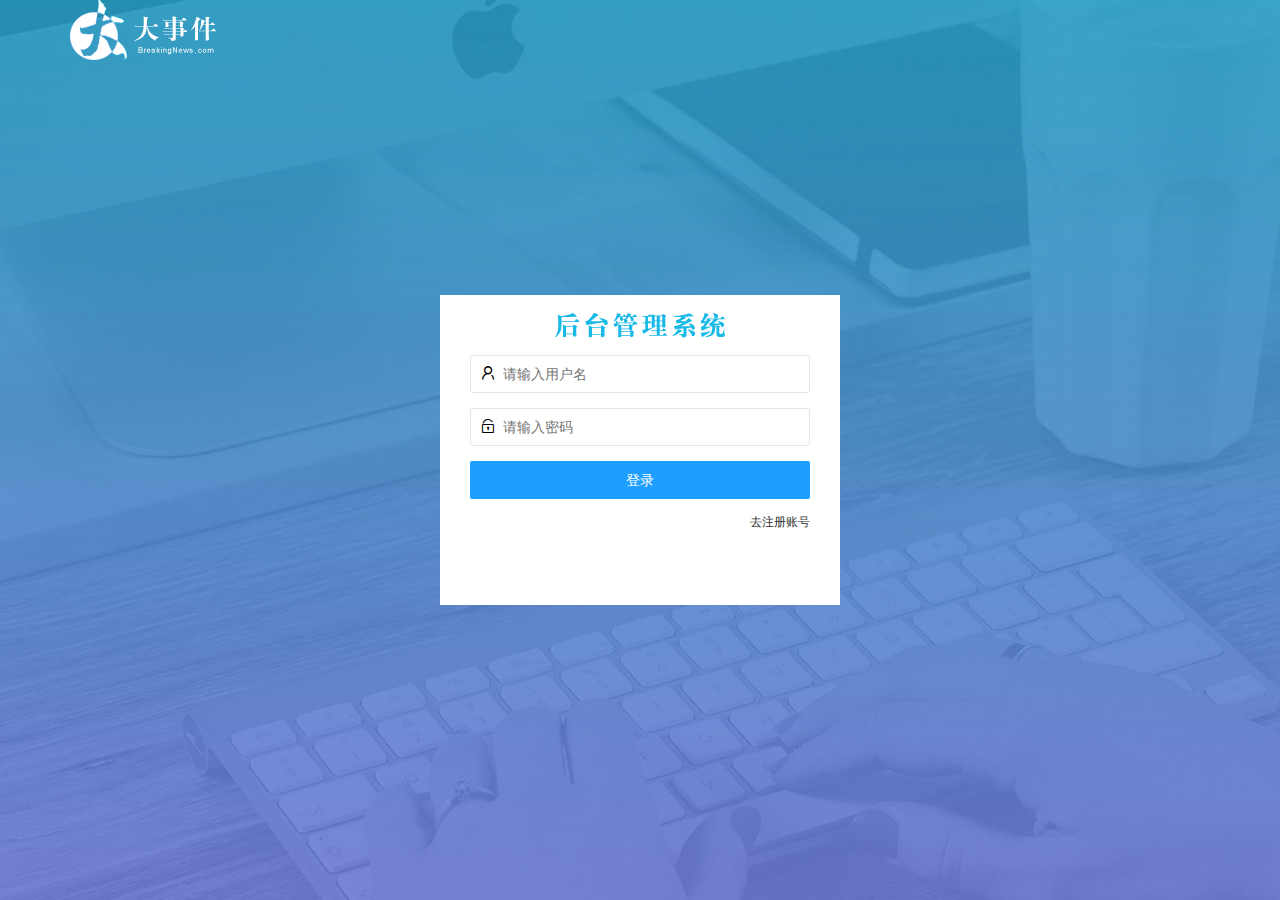
<file: login.html>
<!DOCTYPE html>
<html lang="en">

<head>
    <meta charset="UTF-8" />
    <meta name="viewport" content="width=device-width, initial-scale=1.0" />
    <title>大事件-登录/注册</title>
    <!-- 导入 LayUI 的样式 -->
    <link rel="stylesheet" href="/assets/lib/layui/css/layui.css" />
    <link rel="stylesheet" href="">
    <!-- 导入自己的样式表 -->
    <link rel="stylesheet" href="/assets/css/login.css" />
</head>

<body>
    <!-- 头部的 Logo 区域 -->
    <div class="layui-main">
        <img src="/assets/images/logo.png" alt="" />
    </div>

    <!-- 登录注册区域 -->
    <div class="loginAndRegBox">
        <!-- 登录的div -->
        <div class="title-box"></div>
        <!-- 登录的表单 -->
        <div class="login-box">

            <!-- 用户名 -->

            <form class="layui-form" id="form_login">

                <div class="layui-form-item">
                    <i class="layui-icon layui-icon-username"></i>
                    <input type="text" name="username" required lay-verify="required" placeholder="请输入用户名" autocomplete="off" class="layui-input">
                </div>
                <!-- 密码 -->
                <div class="layui-form-item">
                    <i class="layui-icon layui-icon-password"></i>
                    <input type="password" name="password" required lay-verify="required|pwd" placeholder="请输入密码" autocomplete="off" class="layui-input">
                </div>
                <!-- 按钮 -->
                <div class="layui-form-item">
                    <!-- 注意：表单提交按钮和普通按钮的区别就是 lay-submit -->
                    <button class="layui-btn layui-btn-fluid layui-btn layui-btn-normal" lay-submit>登录</button>
                </div>
                <div class="layui-form-item links">
                    <a href="javascript:;" id="link_reg">去注册账号</a>
                </div>

            </form>
        </div>

        <!-- 注册的div -->
        <div class="reg-box">
            <!-- 注册的表单 -->
            <form class="layui-form" id="form_reg">

                <div class="layui-form-item">
                    <i class="layui-icon layui-icon-username"></i>
                    <input type="text" name="username" required lay-verify="required" placeholder="请输入用户名" autocomplete="off" class="layui-input">
                </div>
                <!-- 密码 -->
                <div class="layui-form-item">
                    <i class="layui-icon layui-icon-password"></i>
                    <input type="password" name="password" required lay-verify="required|pwd" placeholder="请输入密码" autocomplete="off" class="layui-input">
                </div>
                <!-- 密码确认框 -->
                <div class="layui-form-item">
                    <i class="layui-icon layui-icon-password"></i>
                    <input type="password" name="repassword" required lay-verify="required|pwd|repwd" placeholder="再次确认密码" autocomplete="off" class="layui-input">
                </div>
                <!-- 注册按钮 -->
                <div class="layui-form-item">
                    <!-- 注意：表单提交按钮和普通按钮的区别就是 lay-submit -->
                    <button class="layui-btn layui-btn-fluid layui-btn layui-btn-normal" lay-submit>注册</button>
                </div>
                <div class="layui-form-item links">
                    <a href="javascript:;" id="link_login">去登录</a>
                </div>

            </form>
        </div>
    </div>
    <!-- 导入 Layui 的JS文件 -->
    <script src="/assets/lib/layui/layui.all.js"></script>
    <!-- 导入 JQuery -->
    <script src="/assets/lib/jquery.js"></script>
    <!-- 导入自己封装的 baseAPI.js -->
    <script src="/assets/js/baseAPI.js"></script>
    <!-- 导入自己的 JavaScript 脚本 -->
    <script src="/assets/js/login.js"></script>
</body>

</html>
</file>
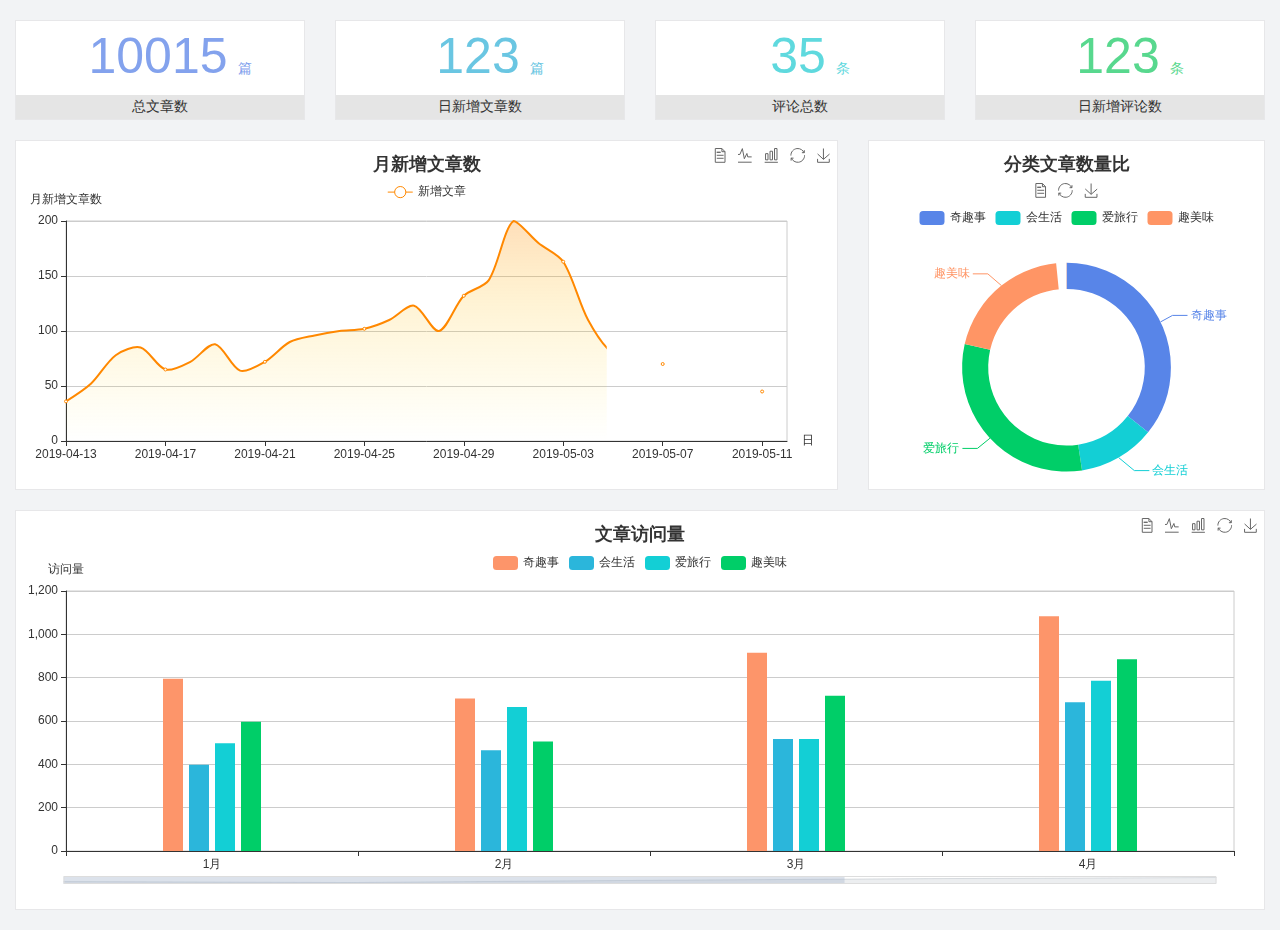
<file: home/dashboard.html>
<!DOCTYPE html>
<html lang="en">

<head>
  <meta charset="UTF-8">
  <meta name="viewport" content="width=device-width, initial-scale=1.0">
  <meta http-equiv="X-UA-Compatible" content="ie=edge">
  <title>图表统计</title>
  <link rel="stylesheet" href="../../assets/lib/bootstrap.css" />
  <link rel="stylesheet" href="../../assets/lib/main.css" />
  <script src="../../assets/lib/jquery.js"></script>
  <script type="text/javascript" src="../../assets/lib/echarts.min.js"></script>
</head>

<body>
  <div class="container-fluid">
    <div class="row spannel_list">
      <div class="col-sm-3 col-xs-6">
        <div class="spannel">
          <em>10015</em><span>篇</span>
          <b>总文章数</b>
        </div>
      </div>
      <div class="col-sm-3 col-xs-6">
        <div class="spannel scolor01">
          <em>123</em><span>篇</span>
          <b>日新增文章数</b>
        </div>
      </div>
      <div class="col-sm-3 col-xs-6">
        <div class="spannel scolor02">
          <em>35</em><span>条</span>
          <b>评论总数</b>
        </div>
      </div>
      <div class="col-sm-3 col-xs-6">
        <div class="spannel scolor03">
          <em>123</em><span>条</span>
          <b>日新增评论数</b>
        </div>
      </div>
    </div>
  </div>

  <div class="container-fluid">
    <div class="row curve-pie">
      <div class="col-lg-8 col-md-8">
        <div class="gragh_pannel" id="curve_show"></div>
      </div>
      <div class="col-lg-4 col-md-4">
        <div class="gragh_pannel" id="pie_show"></div>
      </div>
    </div>
  </div>

  <div class="container-fluid">
    <div class="column_pannel" id="column_show"></div>
  </div>

  <script>
    var oChart = echarts.init(document.getElementById('curve_show'));
    var aList_all = [
      { 'count': 36, 'date': '2019-04-13' },
      { 'count': 52, 'date': '2019-04-14' },
      { 'count': 78, 'date': '2019-04-15' },
      { 'count': 85, 'date': '2019-04-16' },
      { 'count': 65, 'date': '2019-04-17' },
      { 'count': 72, 'date': '2019-04-18' },
      { 'count': 88, 'date': '2019-04-19' },
      { 'count': 64, 'date': '2019-04-20' },
      { 'count': 72, 'date': '2019-04-21' },
      { 'count': 90, 'date': '2019-04-22' },
      { 'count': 96, 'date': '2019-04-23' },
      { 'count': 100, 'date': '2019-04-24' },
      { 'count': 102, 'date': '2019-04-25' },
      { 'count': 110, 'date': '2019-04-26' },
      { 'count': 123, 'date': '2019-04-27' },
      { 'count': 100, 'date': '2019-04-28' },
      { 'count': 132, 'date': '2019-04-29' },
      { 'count': 146, 'date': '2019-04-30' },
      { 'count': 200, 'date': '2019-05-01' },
      { 'count': 180, 'date': '2019-05-02' },
      { 'count': 163, 'date': '2019-05-03' },
      { 'count': 110, 'date': '2019-05-04' },
      { 'count': 80, 'date': '2019-05-05' },
      { 'count': 82, 'date': '2019-05-06' },
      { 'count': 70, 'date': '2019-05-07' },
      { 'count': 65, 'date': '2019-05-08' },
      { 'count': 54, 'date': '2019-05-09' },
      { 'count': 40, 'date': '2019-05-10' },
      { 'count': 45, 'date': '2019-05-11' },
      { 'count': 38, 'date': '2019-05-12' },
    ];

    let aCount = [];
    let aDate = [];

    for (var i = 0; i < aList_all.length; i++) {
      aCount.push(aList_all[i].count);
      aDate.push(aList_all[i].date);
    }

    var chartopt = {
      title: {
        text: '月新增文章数',
        left: 'center',
        top: '10'
      },
      tooltip: {
        trigger: 'axis'
      },
      legend: {
        data: ['新增文章'],
        top: '40'
      },
      toolbox: {
        show: true,
        feature: {
          mark: { show: true },
          dataView: { show: true, readOnly: false },
          magicType: { show: true, type: ['line', 'bar'] },
          restore: { show: true },
          saveAsImage: { show: true }
        }
      },
      calculable: true,
      xAxis: [
        {
          name: '日',
          type: 'category',
          boundaryGap: false,
          data: aDate
        }
      ],
      yAxis: [
        {
          name: '月新增文章数',
          type: 'value'
        }
      ],
      series: [
        {
          name: '新增文章',
          type: 'line',
          smooth: true,
          itemStyle: { normal: { areaStyle: { type: 'default' }, color: '#f80' }, lineStyle: { color: '#f80' } },
          data: aCount
        }],
      areaStyle: {
        normal: {
          color: new echarts.graphic.LinearGradient(0, 0, 0, 1, [{
            offset: 0,
            color: 'rgba(255,136,0,0.39)'
          }, {
            offset: .34,
            color: 'rgba(255,180,0,0.25)'
          }, {
            offset: 1,
            color: 'rgba(255,222,0,0.00)'
          }])

        }
      },
      grid: {
        show: true,
        x: 50,
        x2: 50,
        y: 80,
        height: 220
      }
    };

    oChart.setOption(chartopt);


    var oPie = echarts.init(document.getElementById('pie_show'));
    var oPieopt =
    {
      title: {
        top: 10,
        text: '分类文章数量比',
        x: 'center'
      },
      tooltip: {
        trigger: 'item',
        formatter: "{a} <br/>{b} : {c} ({d}%)"
      },
      color: ['#5885e8', '#13cfd5', '#00ce68', '#ff9565'],
      legend: {
        x: 'center',
        top: 65,
        data: ['奇趣事', '会生活', '爱旅行', '趣美味']
      },
      toolbox: {
        show: true,
        x: 'center',
        top: 35,
        feature: {
          mark: { show: true },
          dataView: { show: true, readOnly: false },
          magicType: {
            show: true,
            type: ['pie', 'funnel'],
            option: {
              funnel: {
                x: '25%',
                width: '50%',
                funnelAlign: 'left',
                max: 1548
              }
            }
          },
          restore: { show: true },
          saveAsImage: { show: true }
        }
      },
      calculable: true,
      series: [
        {
          name: '访问来源',
          type: 'pie',
          radius: ['45%', '60%'],
          center: ['50%', '65%'],
          data: [
            { value: 300, name: '奇趣事' },
            { value: 100, name: '会生活' },
            { value: 260, name: '爱旅行' },
            { value: 180, name: '趣美味' }
          ]
        }
      ]
    };
    oPie.setOption(oPieopt);



    var oColumn = this.echarts.init(document.getElementById('column_show'));
    var oColumnopt =
    {
      title: {
        text: '文章访问量',
        left: 'center',
        top: '10'
      },
      tooltip: {
        trigger: 'axis'
      },
      legend: {
        data: ['奇趣事', '会生活', '爱旅行', '趣美味'],
        top: '40'
      },
      toolbox: {
        show: true,
        feature: {
          mark: { show: true },
          dataView: { show: true, readOnly: false },
          magicType: { show: true, type: ['line', 'bar'] },
          restore: { show: true },
          saveAsImage: { show: true }
        }
      },
      calculable: true,
      xAxis: [
        {
          type: 'category',
          data: ['1月', '2月', '3月', '4月', '5月']
        }
      ],
      yAxis: [
        {
          name: '访问量',
          type: 'value'
        }
      ],
      series: [
        {
          name: '奇趣事',
          type: 'bar',
          barWidth: 20,
          itemStyle: {
            normal: { areaStyle: { type: 'default' }, color: '#fd956a' }
          },
          data: [800, 708, 920, 1090, 1200]
        },
        {
          name: '会生活',
          type: 'bar',
          barWidth: 20,
          itemStyle: {
            normal: { areaStyle: { type: 'default' }, color: '#2bb6db' }
          },
          data: [400, 468, 520, 690, 800]
        },
        {
          name: '爱旅行',
          type: 'bar',
          barWidth: 20,
          itemStyle: {
            normal: { areaStyle: { type: 'default' }, color: '#13cfd5' }
          },
          data: [500, 668, 520, 790, 900]
        },
        {
          name: '趣美味',
          type: 'bar',
          barWidth: 20,
          itemStyle: {
            normal: { areaStyle: { type: 'default' }, color: '#00ce68' }
          },
          data: [600, 508, 720, 890, 1000]
        }
      ],
      grid: {
        show: true,
        x: 50,
        x2: 30,
        y: 80,
        height: 260
      },
      dataZoom: [//给x轴设置滚动条
        {
          start: 0,//默认为0
          end: 100 - 1000 / 31,//默认为100
          type: 'slider',
          show: true,
          xAxisIndex: [0],
          handleSize: 0,//滑动条的 左右2个滑动条的大小
          height: 8,//组件高度
          left: 45, //左边的距离
          right: 50,//右边的距离
          bottom: 26,//右边的距离
          handleColor: '#ddd',//h滑动图标的颜色
          handleStyle: {
            borderColor: "#cacaca",
            borderWidth: "1",
            shadowBlur: 2,
            background: "#ddd",
            shadowColor: "#ddd",
          }
        }]
    };
    oColumn.setOption(oColumnopt);
  </script>
</body>

</html>
</file>
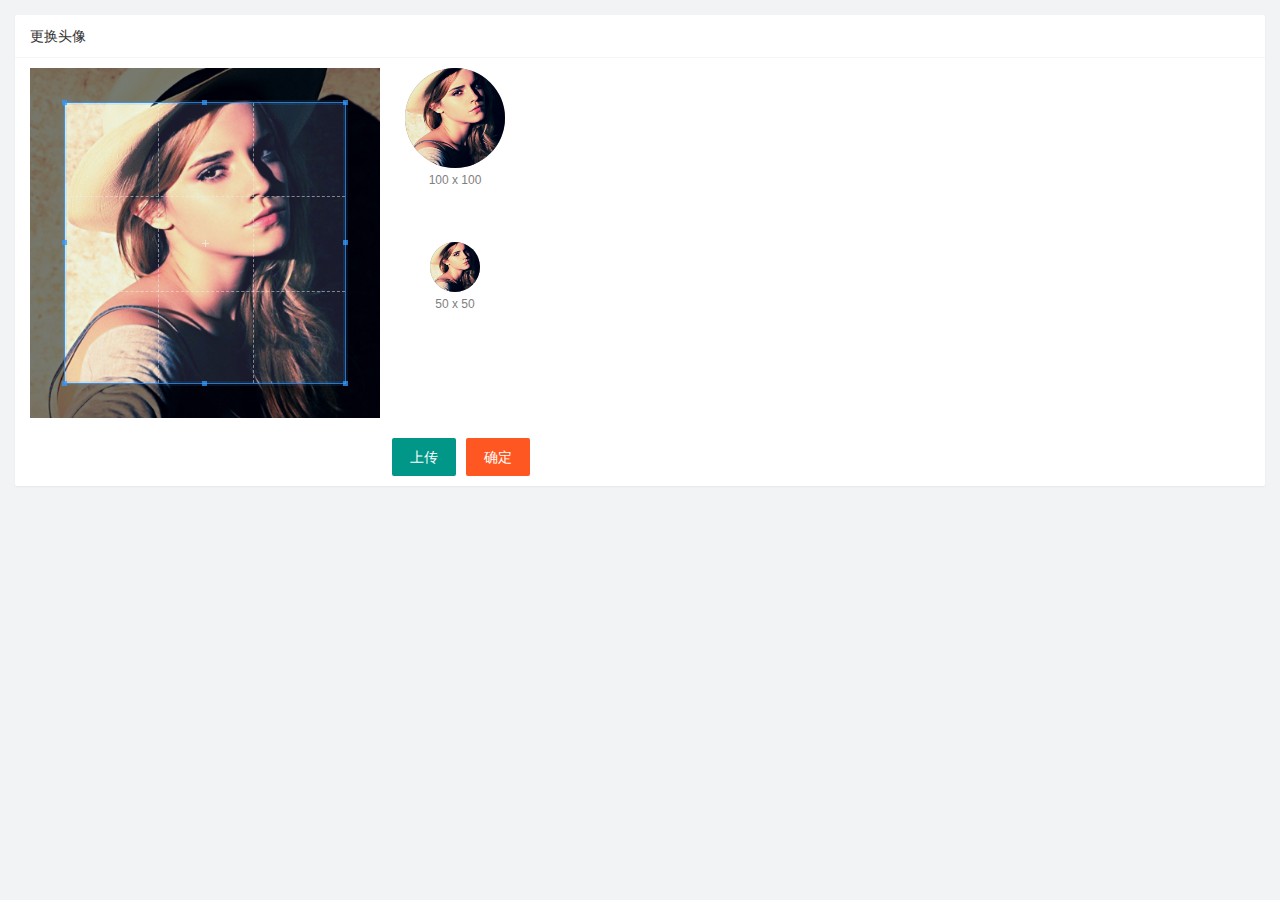
<file: user/user_avatar.html>
<!DOCTYPE html>
<html lang="en">

<head>
    <meta charset="UTF-8">
    <meta name="viewport" content="width=device-width, initial-scale=1.0">
    <title>Document</title>
    <link rel="stylesheet" href="/assets/lib/layui/css/layui.css" />
    <link rel="stylesheet" href="/assets/lib/cropper/cropper.css">
    <link rel="stylesheet" href="/assets/css/user/user_avatar.css" />
</head>

<body>
    <!-- 卡片区域 -->
    <div class="layui-card">
        <div class="layui-card-header">更换头像</div>
        <div class="layui-card-body">
            <!-- 第一行的图片裁剪和预览区域 -->
            <div class="row1">
                <!-- 图片裁剪区域 -->
                <div class="cropper-box">
                    <!-- 这个 img 标签很重要，将来会把它初始化为裁剪区域 -->
                    <img id="image" src="/assets/images/sample.jpg" />
                </div>
                <!-- 图片的预览区域 -->
                <div class="preview-box">
                    <div>
                        <!-- 宽高为 100px 的预览区域 -->
                        <div class="img-preview w100"></div>
                        <p class="size">100 x 100</p>
                    </div>
                    <div>
                        <!-- 宽高为 50px 的预览区域 -->
                        <div class="img-preview w50"></div>
                        <p class="size">50 x 50</p>
                    </div>
                </div>
            </div>

            <!-- 第二行的按钮区域 -->
            <div class="row2">
                <!-- 通过accept属性可以指定 用户选择什么类型的图片 -->
                <input type="file" name="" id="file" accept="image/png,image/jpeg" />
                <button type="button" class="layui-btn" id="btnChooseImage">上传</button>
                <button type="button" class="layui-btn layui-btn-danger" id="btnUpload">确定</button>
            </div>
        </div>
    </div>

    <script src="/assets/lib/layui/layui.all.js"></script>
    <script src="/assets/lib/jquery.js"></script>
    <script src="/assets/lib/cropper/Cropper.js"></script>
    <script src="/assets/lib/cropper/jquery-cropper.js"></script>
    <script src="/assets/js/baseAPI.js"></script>
    <script src="/assets/js/user/user_avatar.js"></script>
</body>

</html>
</file>
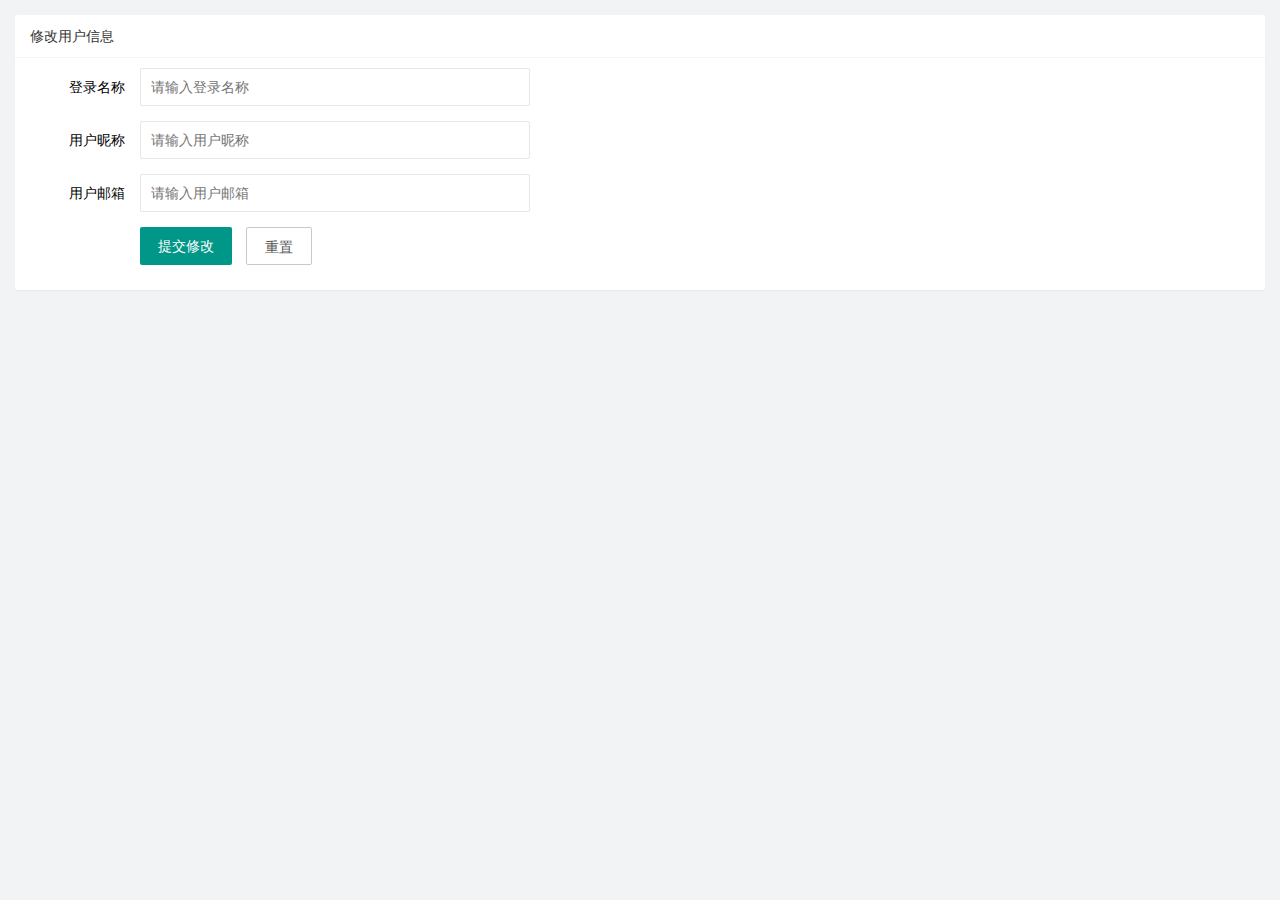
<file: user/user_info.html>
<!DOCTYPE html>
<html lang="en">

<head>
    <meta charset="UTF-8">
    <meta name="viewport" content="width=device-width, initial-scale=1.0">
    <title>Document</title>
    <!-- 导入layui的样式 -->
    <link rel="stylesheet" href="/assets/lib/layui/css/layui.css" />
    <!-- 导入自己的样式 -->
    <link rel="stylesheet" href="/assets/css/user/user_info.css" />
</head>

<body>
    <!-- 卡片区域 -->
    <div class="layui-card">
        <div class="layui-card-header">修改用户信息</div>
        <div class="layui-card-body">
            <!-- form表单区 -->
            <form class="layui-form" lay-filter="formUserInfo">
                <!-- 这是隐藏域 -->
                <input type="hidden" name="id" value="" />
                <div class="layui-form-item">
                    <label class="layui-form-label">登录名称</label>
                    <div class="layui-input-block">
                        <input type="text" name="username" required lay-verify="required" placeholder="请输入登录名称" autocomplete="off" class="layui-input" readonly>
                    </div>
                </div>
                <div class="layui-form-item">
                    <label class="layui-form-label">用户昵称</label>
                    <div class="layui-input-block">
                        <input type="text" name="nickname" required lay-verify="required|nickname" placeholder="请输入用户昵称" autocomplete="off" class="layui-input">
                    </div>
                </div>
                <div class="layui-form-item">
                    <label class="layui-form-label">用户邮箱</label>
                    <div class="layui-input-block">
                        <input type="text" name="email" required lay-verify="required|email" placeholder="请输入用户邮箱" autocomplete="off" class="layui-input">
                    </div>
                </div>
                <div class="layui-form-item">
                    <div class="layui-input-block">
                        <button class="layui-btn" lay-submit lay-filter="formDemo">提交修改</button>
                        <button type="reset" class="layui-btn layui-btn-primary" id="btnReset">重置</button>
                    </div>
                </div>
        </div>
    </div>


    <!-- 导入layui的js -->
    <script src="/assets/lib/layui/layui.all.js"></script>
    <!-- 导入jq -->
    <script src="/assets/lib/jquery.js"></script>
    <!-- 导入baseAPI -->
    <script src="/assets/js/baseAPI.js"></script>
    <!-- 导入自己的js -->
    <script src="/assets/js/user/user_info.js"></script>
</body>

</html>
</file>
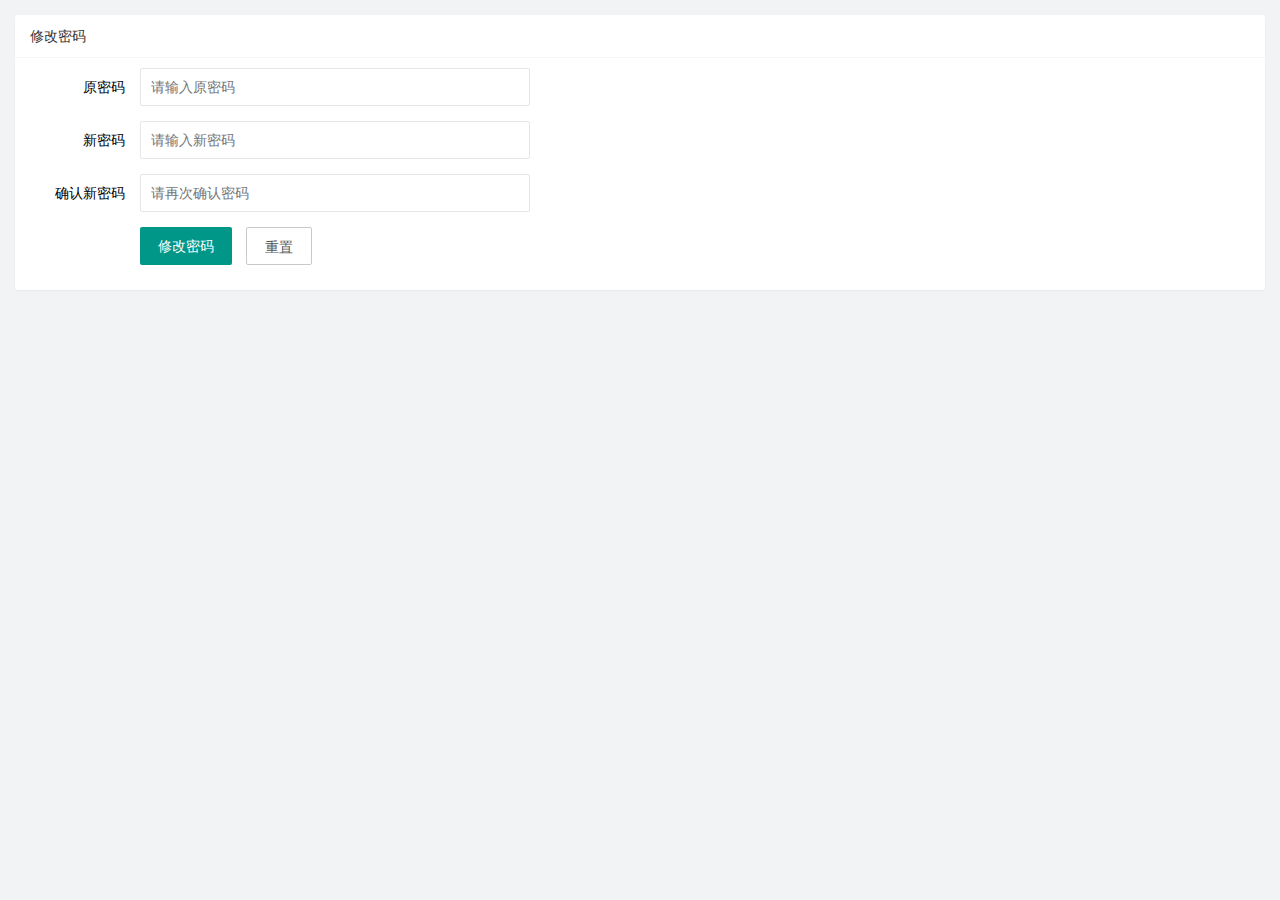
<file: user/user_pwd.html>
<!DOCTYPE html>
<html lang="en">

<head>
    <meta charset="UTF-8">
    <meta name="viewport" content="width=device-width, initial-scale=1.0">
    <title>Document</title>
    <link rel="stylesheet" href="/assets/lib/layui/css/layui.css" />
    <link rel="stylesheet" href="/assets/css/user/user_pwd.css" />
</head>

<body>
    <!-- 卡片区 -->
    <div class="layui-card">
        <div class="layui-card-header">修改密码</div>
        <div class="layui-card-body">
            <form class="layui-form">
                <div class="layui-form-item">
                    <label class="layui-form-label">原密码</label>
                    <div class="layui-input-block">
                        <input type="password" name="oldpwd" required lay-verify="required|pwd" placeholder="请输入原密码" autocomplete="off" class="layui-input" />
                    </div>
                </div>
                <div class="layui-form-item">
                    <label class="layui-form-label">新密码</label>
                    <div class="layui-input-block">
                        <input type="password" name="newpwd" required lay-verify="required|pwd|samePwd" placeholder="请输入新密码" autocomplete="off" class="layui-input" />
                    </div>
                </div>
                <div class="layui-form-item">
                    <label class="layui-form-label">确认新密码</label>
                    <div class="layui-input-block">
                        <input type="password" name="repwd" required lay-verify="required|pwd|rePwd" placeholder="请再次确认密码" autocomplete="off" class="layui-input" />
                    </div>
                </div>
                <div class="layui-form-item">
                    <div class="layui-input-block">
                        <button class="layui-btn" lay-submit lay-filter="formDemo">修改密码</button>
                        <button type="reset" class="layui-btn layui-btn-primary">重置</button>
                    </div>
                </div>
        </div>
    </div>


    <!-- 导入layuide js -->
    <script src="/assets/lib/layui/layui.all.js"></script>

    <!-- 导入jq -->
    <script src="/assets/lib/jquery.js"></script>
    <!-- 导入baseAPI -->
    <script src="/assets/js/baseAPI.js"></script>
    <!-- 导入自己的js脚本 -->
    <script src="/assets/js/user/user_pwd.js"></script>
</body>

</html>
</file>
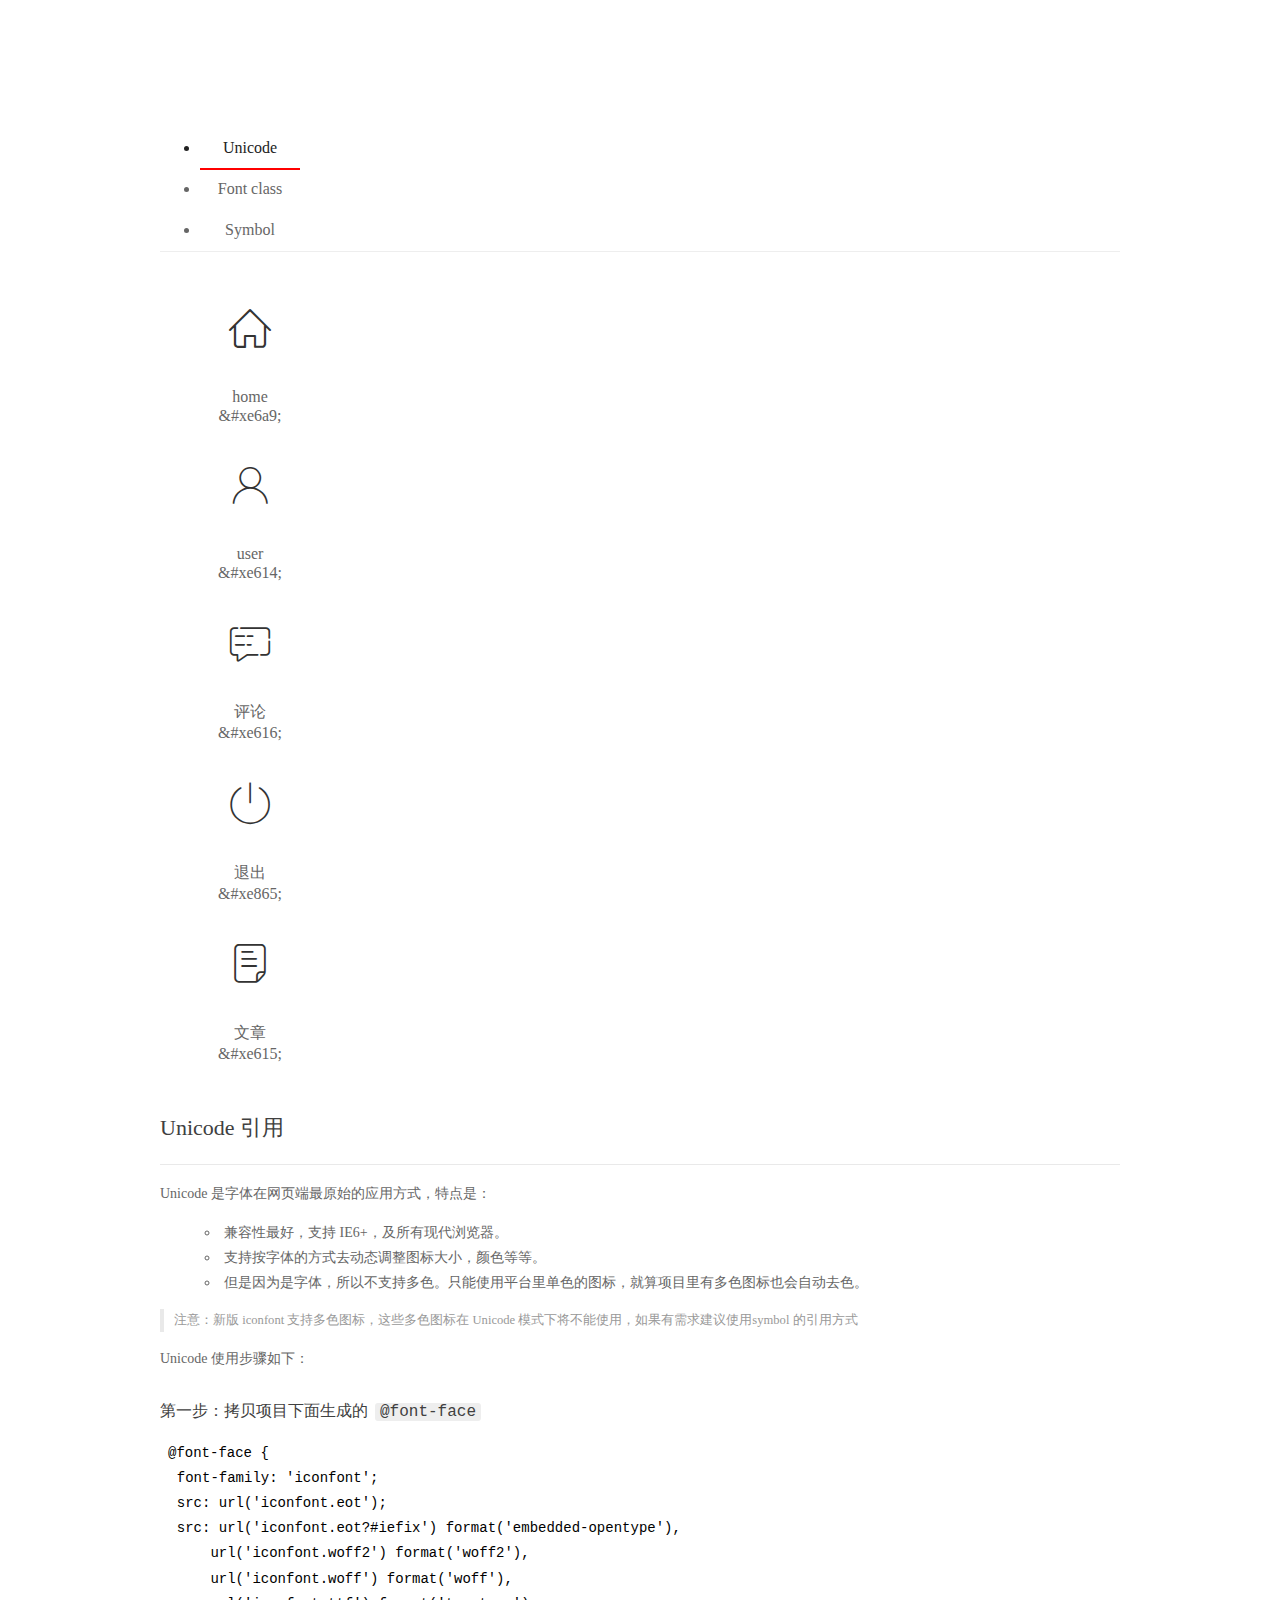
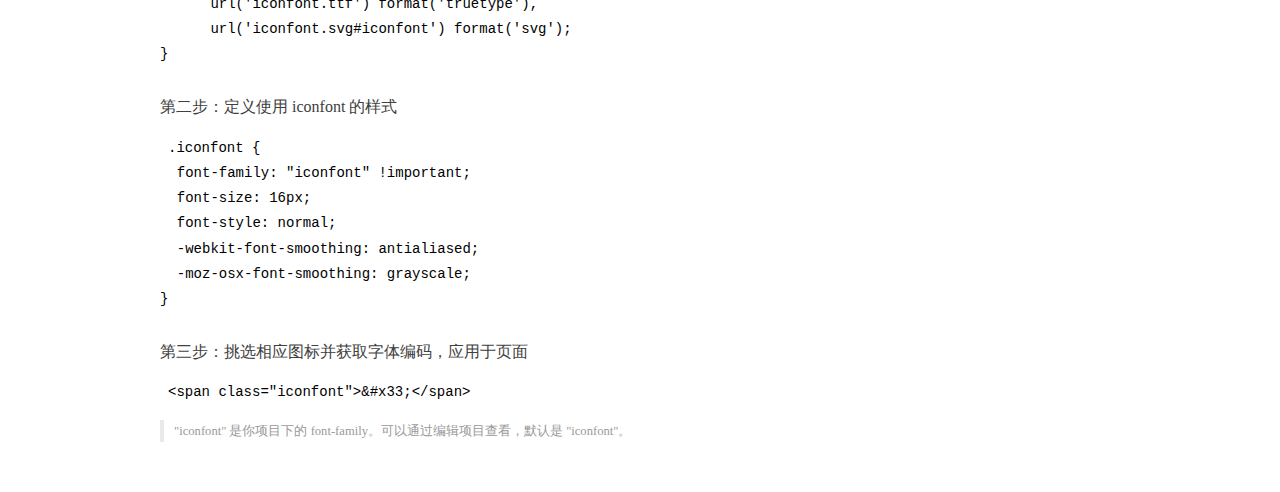
<file: assets/fonts/demo_index.html>
<!DOCTYPE html>
<html>
<head>
  <meta charset="utf-8"/>
  <title>IconFont Demo</title>
  <link rel="shortcut icon" href="https://gtms04.alicdn.com/tps/i4/TB1_oz6GVXXXXaFXpXXJDFnIXXX-64-64.ico" type="image/x-icon"/>
  <link rel="stylesheet" href="https://g.alicdn.com/thx/cube/1.3.2/cube.min.css">
  <link rel="stylesheet" href="demo.css">
  <link rel="stylesheet" href="iconfont.css">
  <script src="iconfont.js"></script>
  <!-- jQuery -->
  <script src="https://a1.alicdn.com/oss/uploads/2018/12/26/7bfddb60-08e8-11e9-9b04-53e73bb6408b.js"></script>
  <!-- 代码高亮 -->
  <script src="https://a1.alicdn.com/oss/uploads/2018/12/26/a3f714d0-08e6-11e9-8a15-ebf944d7534c.js"></script>
</head>
<body>
  <div class="main">
    <h1 class="logo"><a href="https://www.iconfont.cn/" title="iconfont 首页" target="_blank">&#xe86b;</a></h1>
    <div class="nav-tabs">
      <ul id="tabs" class="dib-box">
        <li class="dib active"><span>Unicode</span></li>
        <li class="dib"><span>Font class</span></li>
        <li class="dib"><span>Symbol</span></li>
      </ul>
      
    </div>
    <div class="tab-container">
      <div class="content unicode" style="display: block;">
          <ul class="icon_lists dib-box">
          
            <li class="dib">
              <span class="icon iconfont">&#xe6a9;</span>
                <div class="name">home</div>
                <div class="code-name">&amp;#xe6a9;</div>
              </li>
          
            <li class="dib">
              <span class="icon iconfont">&#xe614;</span>
                <div class="name">user</div>
                <div class="code-name">&amp;#xe614;</div>
              </li>
          
            <li class="dib">
              <span class="icon iconfont">&#xe616;</span>
                <div class="name">评论</div>
                <div class="code-name">&amp;#xe616;</div>
              </li>
          
            <li class="dib">
              <span class="icon iconfont">&#xe865;</span>
                <div class="name">退出</div>
                <div class="code-name">&amp;#xe865;</div>
              </li>
          
            <li class="dib">
              <span class="icon iconfont">&#xe615;</span>
                <div class="name">文章</div>
                <div class="code-name">&amp;#xe615;</div>
              </li>
          
          </ul>
          <div class="article markdown">
          <h2 id="unicode-">Unicode 引用</h2>
          <hr>

          <p>Unicode 是字体在网页端最原始的应用方式，特点是：</p>
          <ul>
            <li>兼容性最好，支持 IE6+，及所有现代浏览器。</li>
            <li>支持按字体的方式去动态调整图标大小，颜色等等。</li>
            <li>但是因为是字体，所以不支持多色。只能使用平台里单色的图标，就算项目里有多色图标也会自动去色。</li>
          </ul>
          <blockquote>
            <p>注意：新版 iconfont 支持多色图标，这些多色图标在 Unicode 模式下将不能使用，如果有需求建议使用symbol 的引用方式</p>
          </blockquote>
          <p>Unicode 使用步骤如下：</p>
          <h3 id="-font-face">第一步：拷贝项目下面生成的 <code>@font-face</code></h3>
<pre><code class="language-css"
>@font-face {
  font-family: 'iconfont';
  src: url('iconfont.eot');
  src: url('iconfont.eot?#iefix') format('embedded-opentype'),
      url('iconfont.woff2') format('woff2'),
      url('iconfont.woff') format('woff'),
      url('iconfont.ttf') format('truetype'),
      url('iconfont.svg#iconfont') format('svg');
}
</code></pre>
          <h3 id="-iconfont-">第二步：定义使用 iconfont 的样式</h3>
<pre><code class="language-css"
>.iconfont {
  font-family: "iconfont" !important;
  font-size: 16px;
  font-style: normal;
  -webkit-font-smoothing: antialiased;
  -moz-osx-font-smoothing: grayscale;
}
</code></pre>
          <h3 id="-">第三步：挑选相应图标并获取字体编码，应用于页面</h3>
<pre>
<code class="language-html"
>&lt;span class="iconfont"&gt;&amp;#x33;&lt;/span&gt;
</code></pre>
          <blockquote>
            <p>"iconfont" 是你项目下的 font-family。可以通过编辑项目查看，默认是 "iconfont"。</p>
          </blockquote>
          </div>
      </div>
      <div class="content font-class">
        <ul class="icon_lists dib-box">
          
          <li class="dib">
            <span class="icon iconfont icon-home"></span>
            <div class="name">
              home
            </div>
            <div class="code-name">.icon-home
            </div>
          </li>
          
          <li class="dib">
            <span class="icon iconfont icon-user"></span>
            <div class="name">
              user
            </div>
            <div class="code-name">.icon-user
            </div>
          </li>
          
          <li class="dib">
            <span class="icon iconfont icon-pinglun"></span>
            <div class="name">
              评论
            </div>
            <div class="code-name">.icon-pinglun
            </div>
          </li>
          
          <li class="dib">
            <span class="icon iconfont icon-tuichu"></span>
            <div class="name">
              退出
            </div>
            <div class="code-name">.icon-tuichu
            </div>
          </li>
          
          <li class="dib">
            <span class="icon iconfont icon-16"></span>
            <div class="name">
              文章
            </div>
            <div class="code-name">.icon-16
            </div>
          </li>
          
        </ul>
        <div class="article markdown">
        <h2 id="font-class-">font-class 引用</h2>
        <hr>

        <p>font-class 是 Unicode 使用方式的一种变种，主要是解决 Unicode 书写不直观，语意不明确的问题。</p>
        <p>与 Unicode 使用方式相比，具有如下特点：</p>
        <ul>
          <li>兼容性良好，支持 IE8+，及所有现代浏览器。</li>
          <li>相比于 Unicode 语意明确，书写更直观。可以很容易分辨这个 icon 是什么。</li>
          <li>因为使用 class 来定义图标，所以当要替换图标时，只需要修改 class 里面的 Unicode 引用。</li>
          <li>不过因为本质上还是使用的字体，所以多色图标还是不支持的。</li>
        </ul>
        <p>使用步骤如下：</p>
        <h3 id="-fontclass-">第一步：引入项目下面生成的 fontclass 代码：</h3>
<pre><code class="language-html">&lt;link rel="stylesheet" href="./iconfont.css"&gt;
</code></pre>
        <h3 id="-">第二步：挑选相应图标并获取类名，应用于页面：</h3>
<pre><code class="language-html">&lt;span class="iconfont icon-xxx"&gt;&lt;/span&gt;
</code></pre>
        <blockquote>
          <p>"
            iconfont" 是你项目下的 font-family。可以通过编辑项目查看，默认是 "iconfont"。</p>
        </blockquote>
      </div>
      </div>
      <div class="content symbol">
          <ul class="icon_lists dib-box">
          
            <li class="dib">
                <svg class="icon svg-icon" aria-hidden="true">
                  <use xlink:href="#icon-home"></use>
                </svg>
                <div class="name">home</div>
                <div class="code-name">#icon-home</div>
            </li>
          
            <li class="dib">
                <svg class="icon svg-icon" aria-hidden="true">
                  <use xlink:href="#icon-user"></use>
                </svg>
                <div class="name">user</div>
                <div class="code-name">#icon-user</div>
            </li>
          
            <li class="dib">
                <svg class="icon svg-icon" aria-hidden="true">
                  <use xlink:href="#icon-pinglun"></use>
                </svg>
                <div class="name">评论</div>
                <div class="code-name">#icon-pinglun</div>
            </li>
          
            <li class="dib">
                <svg class="icon svg-icon" aria-hidden="true">
                  <use xlink:href="#icon-tuichu"></use>
                </svg>
                <div class="name">退出</div>
                <div class="code-name">#icon-tuichu</div>
            </li>
          
            <li class="dib">
                <svg class="icon svg-icon" aria-hidden="true">
                  <use xlink:href="#icon-16"></use>
                </svg>
                <div class="name">文章</div>
                <div class="code-name">#icon-16</div>
            </li>
          
          </ul>
          <div class="article markdown">
          <h2 id="symbol-">Symbol 引用</h2>
          <hr>

          <p>这是一种全新的使用方式，应该说这才是未来的主流，也是平台目前推荐的用法。相关介绍可以参考这篇<a href="">文章</a>
            这种用法其实是做了一个 SVG 的集合，与另外两种相比具有如下特点：</p>
          <ul>
            <li>支持多色图标了，不再受单色限制。</li>
            <li>通过一些技巧，支持像字体那样，通过 <code>font-size</code>, <code>color</code> 来调整样式。</li>
            <li>兼容性较差，支持 IE9+，及现代浏览器。</li>
            <li>浏览器渲染 SVG 的性能一般，还不如 png。</li>
          </ul>
          <p>使用步骤如下：</p>
          <h3 id="-symbol-">第一步：引入项目下面生成的 symbol 代码：</h3>
<pre><code class="language-html">&lt;script src="./iconfont.js"&gt;&lt;/script&gt;
</code></pre>
          <h3 id="-css-">第二步：加入通用 CSS 代码（引入一次就行）：</h3>
<pre><code class="language-html">&lt;style&gt;
.icon {
  width: 1em;
  height: 1em;
  vertical-align: -0.15em;
  fill: currentColor;
  overflow: hidden;
}
&lt;/style&gt;
</code></pre>
          <h3 id="-">第三步：挑选相应图标并获取类名，应用于页面：</h3>
<pre><code class="language-html">&lt;svg class="icon" aria-hidden="true"&gt;
  &lt;use xlink:href="#icon-xxx"&gt;&lt;/use&gt;
&lt;/svg&gt;
</code></pre>
          </div>
      </div>

    </div>
  </div>
  <script>
  $(document).ready(function () {
      $('.tab-container .content:first').show()

      $('#tabs li').click(function (e) {
        var tabContent = $('.tab-container .content')
        var index = $(this).index()

        if ($(this).hasClass('active')) {
          return
        } else {
          $('#tabs li').removeClass('active')
          $(this).addClass('active')

          tabContent.hide().eq(index).fadeIn()
        }
      })
    })
  </script>
</body>
</html>
</file>
<file: assets/lib/layui/css/layui.css>
/** layui-v2.5.5 MIT License By https://www.layui.com */
 .layui-inline,img{display:inline-block;vertical-align:middle}h1,h2,h3,h4,h5,h6{font-weight:400}.layui-edge,.layui-header,.layui-inline,.layui-main{position:relative}.layui-body,.layui-edge,.layui-elip{overflow:hidden}.layui-btn,.layui-edge,.layui-inline,img{vertical-align:middle}.layui-btn,.layui-disabled,.layui-icon,.layui-unselect{-moz-user-select:none;-webkit-user-select:none;-ms-user-select:none}.layui-elip,.layui-form-checkbox span,.layui-form-pane .layui-form-label{text-overflow:ellipsis;white-space:nowrap}.layui-breadcrumb,.layui-tree-btnGroup{visibility:hidden}blockquote,body,button,dd,div,dl,dt,form,h1,h2,h3,h4,h5,h6,input,li,ol,p,pre,td,textarea,th,ul{margin:0;padding:0;-webkit-tap-highlight-color:rgba(0,0,0,0)}a:active,a:hover{outline:0}img{border:none}li{list-style:none}table{border-collapse:collapse;border-spacing:0}h4,h5,h6{font-size:100%}button,input,optgroup,option,select,textarea{font-family:inherit;font-size:inherit;font-style:inherit;font-weight:inherit;outline:0}pre{white-space:pre-wrap;white-space:-moz-pre-wrap;white-space:-pre-wrap;white-space:-o-pre-wrap;word-wrap:break-word}body{line-height:24px;font:14px Helvetica Neue,Helvetica,PingFang SC,Tahoma,Arial,sans-serif}hr{height:1px;margin:10px 0;border:0;clear:both}a{color:#333;text-decoration:none}a:hover{color:#777}a cite{font-style:normal;*cursor:pointer}.layui-border-box,.layui-border-box *{box-sizing:border-box}.layui-box,.layui-box *{box-sizing:content-box}.layui-clear{clear:both;*zoom:1}.layui-clear:after{content:'\20';clear:both;*zoom:1;display:block;height:0}.layui-inline{*display:inline;*zoom:1}.layui-edge{display:inline-block;width:0;height:0;border-width:6px;border-style:dashed;border-color:transparent}.layui-edge-top{top:-4px;border-bottom-color:#999;border-bottom-style:solid}.layui-edge-right{border-left-color:#999;border-left-style:solid}.layui-edge-bottom{top:2px;border-top-color:#999;border-top-style:solid}.layui-edge-left{border-right-color:#999;border-right-style:solid}.layui-disabled,.layui-disabled:hover{color:#d2d2d2!important;cursor:not-allowed!important}.layui-circle{border-radius:100%}.layui-show{display:block!important}.layui-hide{display:none!important}@font-face{font-family:layui-icon;src:url(../font/iconfont.eot?v=250);src:url(../font/iconfont.eot?v=250#iefix) format('embedded-opentype'),url(../font/iconfont.woff2?v=250) format('woff2'),url(../font/iconfont.woff?v=250) format('woff'),url(../font/iconfont.ttf?v=250) format('truetype'),url(../font/iconfont.svg?v=250#layui-icon) format('svg')}.layui-icon{font-family:layui-icon!important;font-size:16px;font-style:normal;-webkit-font-smoothing:antialiased;-moz-osx-font-smoothing:grayscale}.layui-icon-reply-fill:before{content:"\e611"}.layui-icon-set-fill:before{content:"\e614"}.layui-icon-menu-fill:before{content:"\e60f"}.layui-icon-search:before{content:"\e615"}.layui-icon-share:before{content:"\e641"}.layui-icon-set-sm:before{content:"\e620"}.layui-icon-engine:before{content:"\e628"}.layui-icon-close:before{content:"\1006"}.layui-icon-close-fill:before{content:"\1007"}.layui-icon-chart-screen:before{content:"\e629"}.layui-icon-star:before{content:"\e600"}.layui-icon-circle-dot:before{content:"\e617"}.layui-icon-chat:before{content:"\e606"}.layui-icon-release:before{content:"\e609"}.layui-icon-list:before{content:"\e60a"}.layui-icon-chart:before{content:"\e62c"}.layui-icon-ok-circle:before{content:"\1005"}.layui-icon-layim-theme:before{content:"\e61b"}.layui-icon-table:before{content:"\e62d"}.layui-icon-right:before{content:"\e602"}.layui-icon-left:before{content:"\e603"}.layui-icon-cart-simple:before{content:"\e698"}.layui-icon-face-cry:before{content:"\e69c"}.layui-icon-face-smile:before{content:"\e6af"}.layui-icon-survey:before{content:"\e6b2"}.layui-icon-tree:before{content:"\e62e"}.layui-icon-upload-circle:before{content:"\e62f"}.layui-icon-add-circle:before{content:"\e61f"}.layui-icon-download-circle:before{content:"\e601"}.layui-icon-templeate-1:before{content:"\e630"}.layui-icon-util:before{content:"\e631"}.layui-icon-face-surprised:before{content:"\e664"}.layui-icon-edit:before{content:"\e642"}.layui-icon-speaker:before{content:"\e645"}.layui-icon-down:before{content:"\e61a"}.layui-icon-file:before{content:"\e621"}.layui-icon-layouts:before{content:"\e632"}.layui-icon-rate-half:before{content:"\e6c9"}.layui-icon-add-circle-fine:before{content:"\e608"}.layui-icon-prev-circle:before{content:"\e633"}.layui-icon-read:before{content:"\e705"}.layui-icon-404:before{content:"\e61c"}.layui-icon-carousel:before{content:"\e634"}.layui-icon-help:before{content:"\e607"}.layui-icon-code-circle:before{content:"\e635"}.layui-icon-water:before{content:"\e636"}.layui-icon-username:before{content:"\e66f"}.layui-icon-find-fill:before{content:"\e670"}.layui-icon-about:before{content:"\e60b"}.layui-icon-location:before{content:"\e715"}.layui-icon-up:before{content:"\e619"}.layui-icon-pause:before{content:"\e651"}.layui-icon-date:before{content:"\e637"}.layui-icon-layim-uploadfile:before{content:"\e61d"}.layui-icon-delete:before{content:"\e640"}.layui-icon-play:before{content:"\e652"}.layui-icon-top:before{content:"\e604"}.layui-icon-friends:before{content:"\e612"}.layui-icon-refresh-3:before{content:"\e9aa"}.layui-icon-ok:before{content:"\e605"}.layui-icon-layer:before{content:"\e638"}.layui-icon-face-smile-fine:before{content:"\e60c"}.layui-icon-dollar:before{content:"\e659"}.layui-icon-group:before{content:"\e613"}.layui-icon-layim-download:before{content:"\e61e"}.layui-icon-picture-fine:before{content:"\e60d"}.layui-icon-link:before{content:"\e64c"}.layui-icon-diamond:before{content:"\e735"}.layui-icon-log:before{content:"\e60e"}.layui-icon-rate-solid:before{content:"\e67a"}.layui-icon-fonts-del:before{content:"\e64f"}.layui-icon-unlink:before{content:"\e64d"}.layui-icon-fonts-clear:before{content:"\e639"}.layui-icon-triangle-r:before{content:"\e623"}.layui-icon-circle:before{content:"\e63f"}.layui-icon-radio:before{content:"\e643"}.layui-icon-align-center:before{content:"\e647"}.layui-icon-align-right:before{content:"\e648"}.layui-icon-align-left:before{content:"\e649"}.layui-icon-loading-1:before{content:"\e63e"}.layui-icon-return:before{content:"\e65c"}.layui-icon-fonts-strong:before{content:"\e62b"}.layui-icon-upload:before{content:"\e67c"}.layui-icon-dialogue:before{content:"\e63a"}.layui-icon-video:before{content:"\e6ed"}.layui-icon-headset:before{content:"\e6fc"}.layui-icon-cellphone-fine:before{content:"\e63b"}.layui-icon-add-1:before{content:"\e654"}.layui-icon-face-smile-b:before{content:"\e650"}.layui-icon-fonts-html:before{content:"\e64b"}.layui-icon-form:before{content:"\e63c"}.layui-icon-cart:before{content:"\e657"}.layui-icon-camera-fill:before{content:"\e65d"}.layui-icon-tabs:before{content:"\e62a"}.layui-icon-fonts-code:before{content:"\e64e"}.layui-icon-fire:before{content:"\e756"}.layui-icon-set:before{content:"\e716"}.layui-icon-fonts-u:before{content:"\e646"}.layui-icon-triangle-d:before{content:"\e625"}.layui-icon-tips:before{content:"\e702"}.layui-icon-picture:before{content:"\e64a"}.layui-icon-more-vertical:before{content:"\e671"}.layui-icon-flag:before{content:"\e66c"}.layui-icon-loading:before{content:"\e63d"}.layui-icon-fonts-i:before{content:"\e644"}.layui-icon-refresh-1:before{content:"\e666"}.layui-icon-rmb:before{content:"\e65e"}.layui-icon-home:before{content:"\e68e"}.layui-icon-user:before{content:"\e770"}.layui-icon-notice:before{content:"\e667"}.layui-icon-login-weibo:before{content:"\e675"}.layui-icon-voice:before{content:"\e688"}.layui-icon-upload-drag:before{content:"\e681"}.layui-icon-login-qq:before{content:"\e676"}.layui-icon-snowflake:before{content:"\e6b1"}.layui-icon-file-b:before{content:"\e655"}.layui-icon-template:before{content:"\e663"}.layui-icon-auz:before{content:"\e672"}.layui-icon-console:before{content:"\e665"}.layui-icon-app:before{content:"\e653"}.layui-icon-prev:before{content:"\e65a"}.layui-icon-website:before{content:"\e7ae"}.layui-icon-next:before{content:"\e65b"}.layui-icon-component:before{content:"\e857"}.layui-icon-more:before{content:"\e65f"}.layui-icon-login-wechat:before{content:"\e677"}.layui-icon-shrink-right:before{content:"\e668"}.layui-icon-spread-left:before{content:"\e66b"}.layui-icon-camera:before{content:"\e660"}.layui-icon-note:before{content:"\e66e"}.layui-icon-refresh:before{content:"\e669"}.layui-icon-female:before{content:"\e661"}.layui-icon-male:before{content:"\e662"}.layui-icon-password:before{content:"\e673"}.layui-icon-senior:before{content:"\e674"}.layui-icon-theme:before{content:"\e66a"}.layui-icon-tread:before{content:"\e6c5"}.layui-icon-praise:before{content:"\e6c6"}.layui-icon-star-fill:before{content:"\e658"}.layui-icon-rate:before{content:"\e67b"}.layui-icon-template-1:before{content:"\e656"}.layui-icon-vercode:before{content:"\e679"}.layui-icon-cellphone:before{content:"\e678"}.layui-icon-screen-full:before{content:"\e622"}.layui-icon-screen-restore:before{content:"\e758"}.layui-icon-cols:before{content:"\e610"}.layui-icon-export:before{content:"\e67d"}.layui-icon-print:before{content:"\e66d"}.layui-icon-slider:before{content:"\e714"}.layui-icon-addition:before{content:"\e624"}.layui-icon-subtraction:before{content:"\e67e"}.layui-icon-service:before{content:"\e626"}.layui-icon-transfer:before{content:"\e691"}.layui-main{width:1140px;margin:0 auto}.layui-header{z-index:1000;height:60px}.layui-header a:hover{transition:all .5s;-webkit-transition:all .5s}.layui-side{position:fixed;left:0;top:0;bottom:0;z-index:999;width:200px;overflow-x:hidden}.layui-side-scroll{position:relative;width:220px;height:100%;overflow-x:hidden}.layui-body{position:absolute;left:200px;right:0;top:0;bottom:0;z-index:998;width:auto;overflow-y:auto;box-sizing:border-box}.layui-layout-body{overflow:hidden}.layui-layout-admin .layui-header{background-color:#23262E}.layui-layout-admin .layui-side{top:60px;width:200px;overflow-x:hidden}.layui-layout-admin .layui-body{position:fixed;top:60px;bottom:44px}.layui-layout-admin .layui-main{width:auto;margin:0 15px}.layui-layout-admin .layui-footer{position:fixed;left:200px;right:0;bottom:0;height:44px;line-height:44px;padding:0 15px;background-color:#eee}.layui-layout-admin .layui-logo{position:absolute;left:0;top:0;width:200px;height:100%;line-height:60px;text-align:center;color:#009688;font-size:16px}.layui-layout-admin .layui-header .layui-nav{background:0 0}.layui-layout-left{position:absolute!important;left:200px;top:0}.layui-layout-right{position:absolute!important;right:0;top:0}.layui-container{position:relative;margin:0 auto;padding:0 15px;box-sizing:border-box}.layui-fluid{position:relative;margin:0 auto;padding:0 15px}.layui-row:after,.layui-row:before{content:'';display:block;clear:both}.layui-col-lg1,.layui-col-lg10,.layui-col-lg11,.layui-col-lg12,.layui-col-lg2,.layui-col-lg3,.layui-col-lg4,.layui-col-lg5,.layui-col-lg6,.layui-col-lg7,.layui-col-lg8,.layui-col-lg9,.layui-col-md1,.layui-col-md10,.layui-col-md11,.layui-col-md12,.layui-col-md2,.layui-col-md3,.layui-col-md4,.layui-col-md5,.layui-col-md6,.layui-col-md7,.layui-col-md8,.layui-col-md9,.layui-col-sm1,.layui-col-sm10,.layui-col-sm11,.layui-col-sm12,.layui-col-sm2,.layui-col-sm3,.layui-col-sm4,.layui-col-sm5,.layui-col-sm6,.layui-col-sm7,.layui-col-sm8,.layui-col-sm9,.layui-col-xs1,.layui-col-xs10,.layui-col-xs11,.layui-col-xs12,.layui-col-xs2,.layui-col-xs3,.layui-col-xs4,.layui-col-xs5,.layui-col-xs6,.layui-col-xs7,.layui-col-xs8,.layui-col-xs9{position:relative;display:block;box-sizing:border-box}.layui-col-xs1,.layui-col-xs10,.layui-col-xs11,.layui-col-xs12,.layui-col-xs2,.layui-col-xs3,.layui-col-xs4,.layui-col-xs5,.layui-col-xs6,.layui-col-xs7,.layui-col-xs8,.layui-col-xs9{float:left}.layui-col-xs1{width:8.33333333%}.layui-col-xs2{width:16.66666667%}.layui-col-xs3{width:25%}.layui-col-xs4{width:33.33333333%}.layui-col-xs5{width:41.66666667%}.layui-col-xs6{width:50%}.layui-col-xs7{width:58.33333333%}.layui-col-xs8{width:66.66666667%}.layui-col-xs9{width:75%}.layui-col-xs10{width:83.33333333%}.layui-col-xs11{width:91.66666667%}.layui-col-xs12{width:100%}.layui-col-xs-offset1{margin-left:8.33333333%}.layui-col-xs-offset2{margin-left:16.66666667%}.layui-col-xs-offset3{margin-left:25%}.layui-col-xs-offset4{margin-left:33.33333333%}.layui-col-xs-offset5{margin-left:41.66666667%}.layui-col-xs-offset6{margin-left:50%}.layui-col-xs-offset7{margin-left:58.33333333%}.layui-col-xs-offset8{margin-left:66.66666667%}.layui-col-xs-offset9{margin-left:75%}.layui-col-xs-offset10{margin-left:83.33333333%}.layui-col-xs-offset11{margin-left:91.66666667%}.layui-col-xs-offset12{margin-left:100%}@media screen and (max-width:768px){.layui-hide-xs{display:none!important}.layui-show-xs-block{display:block!important}.layui-show-xs-inline{display:inline!important}.layui-show-xs-inline-block{display:inline-block!important}}@media screen and (min-width:768px){.layui-container{width:750px}.layui-hide-sm{display:none!important}.layui-show-sm-block{display:block!important}.layui-show-sm-inline{display:inline!important}.layui-show-sm-inline-block{display:inline-block!important}.layui-col-sm1,.layui-col-sm10,.layui-col-sm11,.layui-col-sm12,.layui-col-sm2,.layui-col-sm3,.layui-col-sm4,.layui-col-sm5,.layui-col-sm6,.layui-col-sm7,.layui-col-sm8,.layui-col-sm9{float:left}.layui-col-sm1{width:8.33333333%}.layui-col-sm2{width:16.66666667%}.layui-col-sm3{width:25%}.layui-col-sm4{width:33.33333333%}.layui-col-sm5{width:41.66666667%}.layui-col-sm6{width:50%}.layui-col-sm7{width:58.33333333%}.layui-col-sm8{width:66.66666667%}.layui-col-sm9{width:75%}.layui-col-sm10{width:83.33333333%}.layui-col-sm11{width:91.66666667%}.layui-col-sm12{width:100%}.layui-col-sm-offset1{margin-left:8.33333333%}.layui-col-sm-offset2{margin-left:16.66666667%}.layui-col-sm-offset3{margin-left:25%}.layui-col-sm-offset4{margin-left:33.33333333%}.layui-col-sm-offset5{margin-left:41.66666667%}.layui-col-sm-offset6{margin-left:50%}.layui-col-sm-offset7{margin-left:58.33333333%}.layui-col-sm-offset8{margin-left:66.66666667%}.layui-col-sm-offset9{margin-left:75%}.layui-col-sm-offset10{margin-left:83.33333333%}.layui-col-sm-offset11{margin-left:91.66666667%}.layui-col-sm-offset12{margin-left:100%}}@media screen and (min-width:992px){.layui-container{width:970px}.layui-hide-md{display:none!important}.layui-show-md-block{display:block!important}.layui-show-md-inline{display:inline!important}.layui-show-md-inline-block{display:inline-block!important}.layui-col-md1,.layui-col-md10,.layui-col-md11,.layui-col-md12,.layui-col-md2,.layui-col-md3,.layui-col-md4,.layui-col-md5,.layui-col-md6,.layui-col-md7,.layui-col-md8,.layui-col-md9{float:left}.layui-col-md1{width:8.33333333%}.layui-col-md2{width:16.66666667%}.layui-col-md3{width:25%}.layui-col-md4{width:33.33333333%}.layui-col-md5{width:41.66666667%}.layui-col-md6{width:50%}.layui-col-md7{width:58.33333333%}.layui-col-md8{width:66.66666667%}.layui-col-md9{width:75%}.layui-col-md10{width:83.33333333%}.layui-col-md11{width:91.66666667%}.layui-col-md12{width:100%}.layui-col-md-offset1{margin-left:8.33333333%}.layui-col-md-offset2{margin-left:16.66666667%}.layui-col-md-offset3{margin-left:25%}.layui-col-md-offset4{margin-left:33.33333333%}.layui-col-md-offset5{margin-left:41.66666667%}.layui-col-md-offset6{margin-left:50%}.layui-col-md-offset7{margin-left:58.33333333%}.layui-col-md-offset8{margin-left:66.66666667%}.layui-col-md-offset9{margin-left:75%}.layui-col-md-offset10{margin-left:83.33333333%}.layui-col-md-offset11{margin-left:91.66666667%}.layui-col-md-offset12{margin-left:100%}}@media screen and (min-width:1200px){.layui-container{width:1170px}.layui-hide-lg{display:none!important}.layui-show-lg-block{display:block!important}.layui-show-lg-inline{display:inline!important}.layui-show-lg-inline-block{display:inline-block!important}.layui-col-lg1,.layui-col-lg10,.layui-col-lg11,.layui-col-lg12,.layui-col-lg2,.layui-col-lg3,.layui-col-lg4,.layui-col-lg5,.layui-col-lg6,.layui-col-lg7,.layui-col-lg8,.layui-col-lg9{float:left}.layui-col-lg1{width:8.33333333%}.layui-col-lg2{width:16.66666667%}.layui-col-lg3{width:25%}.layui-col-lg4{width:33.33333333%}.layui-col-lg5{width:41.66666667%}.layui-col-lg6{width:50%}.layui-col-lg7{width:58.33333333%}.layui-col-lg8{width:66.66666667%}.layui-col-lg9{width:75%}.layui-col-lg10{width:83.33333333%}.layui-col-lg11{width:91.66666667%}.layui-col-lg12{width:100%}.layui-col-lg-offset1{margin-left:8.33333333%}.layui-col-lg-offset2{margin-left:16.66666667%}.layui-col-lg-offset3{margin-left:25%}.layui-col-lg-offset4{margin-left:33.33333333%}.layui-col-lg-offset5{margin-left:41.66666667%}.layui-col-lg-offset6{margin-left:50%}.layui-col-lg-offset7{margin-left:58.33333333%}.layui-col-lg-offset8{margin-left:66.66666667%}.layui-col-lg-offset9{margin-left:75%}.layui-col-lg-offset10{margin-left:83.33333333%}.layui-col-lg-offset11{margin-left:91.66666667%}.layui-col-lg-offset12{margin-left:100%}}.layui-col-space1{margin:-.5px}.layui-col-space1>*{padding:.5px}.layui-col-space3{margin:-1.5px}.layui-col-space3>*{padding:1.5px}.layui-col-space5{margin:-2.5px}.layui-col-space5>*{padding:2.5px}.layui-col-space8{margin:-3.5px}.layui-col-space8>*{padding:3.5px}.layui-col-space10{margin:-5px}.layui-col-space10>*{padding:5px}.layui-col-space12{margin:-6px}.layui-col-space12>*{padding:6px}.layui-col-space15{margin:-7.5px}.layui-col-space15>*{padding:7.5px}.layui-col-space18{margin:-9px}.layui-col-space18>*{padding:9px}.layui-col-space20{margin:-10px}.layui-col-space20>*{padding:10px}.layui-col-space22{margin:-11px}.layui-col-space22>*{padding:11px}.layui-col-space25{margin:-12.5px}.layui-col-space25>*{padding:12.5px}.layui-col-space30{margin:-15px}.layui-col-space30>*{padding:15px}.layui-btn,.layui-input,.layui-select,.layui-textarea,.layui-upload-button{outline:0;-webkit-appearance:none;transition:all .3s;-webkit-transition:all .3s;box-sizing:border-box}.layui-elem-quote{margin-bottom:10px;padding:15px;line-height:22px;border-left:5px solid #009688;border-radius:0 2px 2px 0;background-color:#f2f2f2}.layui-quote-nm{border-style:solid;border-width:1px 1px 1px 5px;background:0 0}.layui-elem-field{margin-bottom:10px;padding:0;border-width:1px;border-style:solid}.layui-elem-field legend{margin-left:20px;padding:0 10px;font-size:20px;font-weight:300}.layui-field-title{margin:10px 0 20px;border-width:1px 0 0}.layui-field-box{padding:10px 15px}.layui-field-title .layui-field-box{padding:10px 0}.layui-progress{position:relative;height:6px;border-radius:20px;background-color:#e2e2e2}.layui-progress-bar{position:absolute;left:0;top:0;width:0;max-width:100%;height:6px;border-radius:20px;text-align:right;background-color:#5FB878;transition:all .3s;-webkit-transition:all .3s}.layui-progress-big,.layui-progress-big .layui-progress-bar{height:18px;line-height:18px}.layui-progress-text{position:relative;top:-20px;line-height:18px;font-size:12px;color:#666}.layui-progress-big .layui-progress-text{position:static;padding:0 10px;color:#fff}.layui-collapse{border-width:1px;border-style:solid;border-radius:2px}.layui-colla-content,.layui-colla-item{border-top-width:1px;border-top-style:solid}.layui-colla-item:first-child{border-top:none}.layui-colla-title{position:relative;height:42px;line-height:42px;padding:0 15px 0 35px;color:#333;background-color:#f2f2f2;cursor:pointer;font-size:14px;overflow:hidden}.layui-colla-content{display:none;padding:10px 15px;line-height:22px;color:#666}.layui-colla-icon{position:absolute;left:15px;top:0;font-size:14px}.layui-card{margin-bottom:15px;border-radius:2px;background-color:#fff;box-shadow:0 1px 2px 0 rgba(0,0,0,.05)}.layui-card:last-child{margin-bottom:0}.layui-card-header{position:relative;height:42px;line-height:42px;padding:0 15px;border-bottom:1px solid #f6f6f6;color:#333;border-radius:2px 2px 0 0;font-size:14px}.layui-bg-black,.layui-bg-blue,.layui-bg-cyan,.layui-bg-green,.layui-bg-orange,.layui-bg-red{color:#fff!important}.layui-card-body{position:relative;padding:10px 15px;line-height:24px}.layui-card-body[pad15]{padding:15px}.layui-card-body[pad20]{padding:20px}.layui-card-body .layui-table{margin:5px 0}.layui-card .layui-tab{margin:0}.layui-panel-window{position:relative;padding:15px;border-radius:0;border-top:5px solid #E6E6E6;background-color:#fff}.layui-auxiliar-moving{position:fixed;left:0;right:0;top:0;bottom:0;width:100%;height:100%;background:0 0;z-index:9999999999}.layui-form-label,.layui-form-mid,.layui-form-select,.layui-input-block,.layui-input-inline,.layui-textarea{position:relative}.layui-bg-red{background-color:#FF5722!important}.layui-bg-orange{background-color:#FFB800!important}.layui-bg-green{background-color:#009688!important}.layui-bg-cyan{background-color:#2F4056!important}.layui-bg-blue{background-color:#1E9FFF!important}.layui-bg-black{background-color:#393D49!important}.layui-bg-gray{background-color:#eee!important;color:#666!important}.layui-badge-rim,.layui-colla-content,.layui-colla-item,.layui-collapse,.layui-elem-field,.layui-form-pane .layui-form-item[pane],.layui-form-pane .layui-form-label,.layui-input,.layui-layedit,.layui-layedit-tool,.layui-quote-nm,.layui-select,.layui-tab-bar,.layui-tab-card,.layui-tab-title,.layui-tab-title .layui-this:after,.layui-textarea{border-color:#e6e6e6}.layui-timeline-item:before,hr{background-color:#e6e6e6}.layui-text{line-height:22px;font-size:14px;color:#666}.layui-text h1,.layui-text h2,.layui-text h3{font-weight:500;color:#333}.layui-text h1{font-size:30px}.layui-text h2{font-size:24px}.layui-text h3{font-size:18px}.layui-text a:not(.layui-btn){color:#01AAED}.layui-text a:not(.layui-btn):hover{text-decoration:underline}.layui-text ul{padding:5px 0 5px 15px}.layui-text ul li{margin-top:5px;list-style-type:disc}.layui-text em,.layui-word-aux{color:#999!important;padding:0 5px!important}.layui-btn{display:inline-block;height:38px;line-height:38px;padding:0 18px;background-color:#009688;color:#fff;white-space:nowrap;text-align:center;font-size:14px;border:none;border-radius:2px;cursor:pointer}.layui-btn:hover{opacity:.8;filter:alpha(opacity=80);color:#fff}.layui-btn:active{opacity:1;filter:alpha(opacity=100)}.layui-btn+.layui-btn{margin-left:10px}.layui-btn-container{font-size:0}.layui-btn-container .layui-btn{margin-right:10px;margin-bottom:10px}.layui-btn-container .layui-btn+.layui-btn{margin-left:0}.layui-table .layui-btn-container .layui-btn{margin-bottom:9px}.layui-btn-radius{border-radius:100px}.layui-btn .layui-icon{margin-right:3px;font-size:18px;vertical-align:bottom;vertical-align:middle\9}.layui-btn-primary{border:1px solid #C9C9C9;background-color:#fff;color:#555}.layui-btn-primary:hover{border-color:#009688;color:#333}.layui-btn-normal{background-color:#1E9FFF}.layui-btn-warm{background-color:#FFB800}.layui-btn-danger{background-color:#FF5722}.layui-btn-checked{background-color:#5FB878}.layui-btn-disabled,.layui-btn-disabled:active,.layui-btn-disabled:hover{border:1px solid #e6e6e6;background-color:#FBFBFB;color:#C9C9C9;cursor:not-allowed;opacity:1}.layui-btn-lg{height:44px;line-height:44px;padding:0 25px;font-size:16px}.layui-btn-sm{height:30px;line-height:30px;padding:0 10px;font-size:12px}.layui-btn-sm i{font-size:16px!important}.layui-btn-xs{height:22px;line-height:22px;padding:0 5px;font-size:12px}.layui-btn-xs i{font-size:14px!important}.layui-btn-group{display:inline-block;vertical-align:middle;font-size:0}.layui-btn-group .layui-btn{margin-left:0!important;margin-right:0!important;border-left:1px solid rgba(255,255,255,.5);border-radius:0}.layui-btn-group .layui-btn-primary{border-left:none}.layui-btn-group .layui-btn-primary:hover{border-color:#C9C9C9;color:#009688}.layui-btn-group .layui-btn:first-child{border-left:none;border-radius:2px 0 0 2px}.layui-btn-group .layui-btn-primary:first-child{border-left:1px solid #c9c9c9}.layui-btn-group .layui-btn:last-child{border-radius:0 2px 2px 0}.layui-btn-group .layui-btn+.layui-btn{margin-left:0}.layui-btn-group+.layui-btn-group{margin-left:10px}.layui-btn-fluid{width:100%}.layui-input,.layui-select,.layui-textarea{height:38px;line-height:1.3;line-height:38px\9;border-width:1px;border-style:solid;background-color:#fff;border-radius:2px}.layui-input::-webkit-input-placeholder,.layui-select::-webkit-input-placeholder,.layui-textarea::-webkit-input-placeholder{line-height:1.3}.layui-input,.layui-textarea{display:block;width:100%;padding-left:10px}.layui-input:hover,.layui-textarea:hover{border-color:#D2D2D2!important}.layui-input:focus,.layui-textarea:focus{border-color:#C9C9C9!important}.layui-textarea{min-height:100px;height:auto;line-height:20px;padding:6px 10px;resize:vertical}.layui-select{padding:0 10px}.layui-form input[type=checkbox],.layui-form input[type=radio],.layui-form select{display:none}.layui-form [lay-ignore]{display:initial}.layui-form-item{margin-bottom:15px;clear:both;*zoom:1}.layui-form-item:after{content:'\20';clear:both;*zoom:1;display:block;height:0}.layui-form-label{float:left;display:block;padding:9px 15px;width:80px;font-weight:400;line-height:20px;text-align:right}.layui-form-label-col{display:block;float:none;padding:9px 0;line-height:20px;text-align:left}.layui-form-item .layui-inline{margin-bottom:5px;margin-right:10px}.layui-input-block{margin-left:110px;min-height:36px}.layui-input-inline{display:inline-block;vertical-align:middle}.layui-form-item .layui-input-inline{float:left;width:190px;margin-right:10px}.layui-form-text .layui-input-inline{width:auto}.layui-form-mid{float:left;display:block;padding:9px 0!important;line-height:20px;margin-right:10px}.layui-form-danger+.layui-form-select .layui-input,.layui-form-danger:focus{border-color:#FF5722!important}.layui-form-select .layui-input{padding-right:30px;cursor:pointer}.layui-form-select .layui-edge{position:absolute;right:10px;top:50%;margin-top:-3px;cursor:pointer;border-width:6px;border-top-color:#c2c2c2;border-top-style:solid;transition:all .3s;-webkit-transition:all .3s}.layui-form-select dl{display:none;position:absolute;left:0;top:42px;padding:5px 0;z-index:899;min-width:100%;border:1px solid #d2d2d2;max-height:300px;overflow-y:auto;background-color:#fff;border-radius:2px;box-shadow:0 2px 4px rgba(0,0,0,.12);box-sizing:border-box}.layui-form-select dl dd,.layui-form-select dl dt{padding:0 10px;line-height:36px;white-space:nowrap;overflow:hidden;text-overflow:ellipsis}.layui-form-select dl dt{font-size:12px;color:#999}.layui-form-select dl dd{cursor:pointer}.layui-form-select dl dd:hover{background-color:#f2f2f2;-webkit-transition:.5s all;transition:.5s all}.layui-form-select .layui-select-group dd{padding-left:20px}.layui-form-select dl dd.layui-select-tips{padding-left:10px!important;color:#999}.layui-form-select dl dd.layui-this{background-color:#5FB878;color:#fff}.layui-form-checkbox,.layui-form-select dl dd.layui-disabled{background-color:#fff}.layui-form-selected dl{display:block}.layui-form-checkbox,.layui-form-checkbox *,.layui-form-switch{display:inline-block;vertical-align:middle}.layui-form-selected .layui-edge{margin-top:-9px;-webkit-transform:rotate(180deg);transform:rotate(180deg);margin-top:-3px\9}:root .layui-form-selected .layui-edge{margin-top:-9px\0/IE9}.layui-form-selectup dl{top:auto;bottom:42px}.layui-select-none{margin:5px 0;text-align:center;color:#999}.layui-select-disabled .layui-disabled{border-color:#eee!important}.layui-select-disabled .layui-edge{border-top-color:#d2d2d2}.layui-form-checkbox{position:relative;height:30px;line-height:30px;margin-right:10px;padding-right:30px;cursor:pointer;font-size:0;-webkit-transition:.1s linear;transition:.1s linear;box-sizing:border-box}.layui-form-checkbox span{padding:0 10px;height:100%;font-size:14px;border-radius:2px 0 0 2px;background-color:#d2d2d2;color:#fff;overflow:hidden}.layui-form-checkbox:hover span{background-color:#c2c2c2}.layui-form-checkbox i{position:absolute;right:0;top:0;width:30px;height:28px;border:1px solid #d2d2d2;border-left:none;border-radius:0 2px 2px 0;color:#fff;font-size:20px;text-align:center}.layui-form-checkbox:hover i{border-color:#c2c2c2;color:#c2c2c2}.layui-form-checked,.layui-form-checked:hover{border-color:#5FB878}.layui-form-checked span,.layui-form-checked:hover span{background-color:#5FB878}.layui-form-checked i,.layui-form-checked:hover i{color:#5FB878}.layui-form-item .layui-form-checkbox{margin-top:4px}.layui-form-checkbox[lay-skin=primary]{height:auto!important;line-height:normal!important;min-width:18px;min-height:18px;border:none!important;margin-right:0;padding-left:28px;padding-right:0;background:0 0}.layui-form-checkbox[lay-skin=primary] span{padding-left:0;padding-right:15px;line-height:18px;background:0 0;color:#666}.layui-form-checkbox[lay-skin=primary] i{right:auto;left:0;width:16px;height:16px;line-height:16px;border:1px solid #d2d2d2;font-size:12px;border-radius:2px;background-color:#fff;-webkit-transition:.1s linear;transition:.1s linear}.layui-form-checkbox[lay-skin=primary]:hover i{border-color:#5FB878;color:#fff}.layui-form-checked[lay-skin=primary] i{border-color:#5FB878!important;background-color:#5FB878;color:#fff}.layui-checkbox-disbaled[lay-skin=primary] span{background:0 0!important;color:#c2c2c2}.layui-checkbox-disbaled[lay-skin=primary]:hover i{border-color:#d2d2d2}.layui-form-item .layui-form-checkbox[lay-skin=primary]{margin-top:10px}.layui-form-switch{position:relative;height:22px;line-height:22px;min-width:35px;padding:0 5px;margin-top:8px;border:1px solid #d2d2d2;border-radius:20px;cursor:pointer;background-color:#fff;-webkit-transition:.1s linear;transition:.1s linear}.layui-form-switch i{position:absolute;left:5px;top:3px;width:16px;height:16px;border-radius:20px;background-color:#d2d2d2;-webkit-transition:.1s linear;transition:.1s linear}.layui-form-switch em{position:relative;top:0;width:25px;margin-left:21px;padding:0!important;text-align:center!important;color:#999!important;font-style:normal!important;font-size:12px}.layui-form-onswitch{border-color:#5FB878;background-color:#5FB878}.layui-checkbox-disbaled,.layui-checkbox-disbaled i{border-color:#e2e2e2!important}.layui-form-onswitch i{left:100%;margin-left:-21px;background-color:#fff}.layui-form-onswitch em{margin-left:5px;margin-right:21px;color:#fff!important}.layui-checkbox-disbaled span{background-color:#e2e2e2!important}.layui-checkbox-disbaled:hover i{color:#fff!important}[lay-radio]{display:none}.layui-form-radio,.layui-form-radio *{display:inline-block;vertical-align:middle}.layui-form-radio{line-height:28px;margin:6px 10px 0 0;padding-right:10px;cursor:pointer;font-size:0}.layui-form-radio *{font-size:14px}.layui-form-radio>i{margin-right:8px;font-size:22px;color:#c2c2c2}.layui-form-radio>i:hover,.layui-form-radioed>i{color:#5FB878}.layui-radio-disbaled>i{color:#e2e2e2!important}.layui-form-pane .layui-form-label{width:110px;padding:8px 15px;height:38px;line-height:20px;border-width:1px;border-style:solid;border-radius:2px 0 0 2px;text-align:center;background-color:#FBFBFB;overflow:hidden;box-sizing:border-box}.layui-form-pane .layui-input-inline{margin-left:-1px}.layui-form-pane .layui-input-block{margin-left:110px;left:-1px}.layui-form-pane .layui-input{border-radius:0 2px 2px 0}.layui-form-pane .layui-form-text .layui-form-label{float:none;width:100%;border-radius:2px;box-sizing:border-box;text-align:left}.layui-form-pane .layui-form-text .layui-input-inline{display:block;margin:0;top:-1px;clear:both}.layui-form-pane .layui-form-text .layui-input-block{margin:0;left:0;top:-1px}.layui-form-pane .layui-form-text .layui-textarea{min-height:100px;border-radius:0 0 2px 2px}.layui-form-pane .layui-form-checkbox{margin:4px 0 4px 10px}.layui-form-pane .layui-form-radio,.layui-form-pane .layui-form-switch{margin-top:6px;margin-left:10px}.layui-form-pane .layui-form-item[pane]{position:relative;border-width:1px;border-style:solid}.layui-form-pane .layui-form-item[pane] .layui-form-label{position:absolute;left:0;top:0;height:100%;border-width:0 1px 0 0}.layui-form-pane .layui-form-item[pane] .layui-input-inline{margin-left:110px}@media screen and (max-width:450px){.layui-form-item .layui-form-label{text-overflow:ellipsis;overflow:hidden;white-space:nowrap}.layui-form-item .layui-inline{display:block;margin-right:0;margin-bottom:20px;clear:both}.layui-form-item .layui-inline:after{content:'\20';clear:both;display:block;height:0}.layui-form-item .layui-input-inline{display:block;float:none;left:-3px;width:auto;margin:0 0 10px 112px}.layui-form-item .layui-input-inline+.layui-form-mid{margin-left:110px;top:-5px;padding:0}.layui-form-item .layui-form-checkbox{margin-right:5px;margin-bottom:5px}}.layui-layedit{border-width:1px;border-style:solid;border-radius:2px}.layui-layedit-tool{padding:3px 5px;border-bottom-width:1px;border-bottom-style:solid;font-size:0}.layedit-tool-fixed{position:fixed;top:0;border-top:1px solid #e2e2e2}.layui-layedit-tool .layedit-tool-mid,.layui-layedit-tool .layui-icon{display:inline-block;vertical-align:middle;text-align:center;font-size:14px}.layui-layedit-tool .layui-icon{position:relative;width:32px;height:30px;line-height:30px;margin:3px 5px;color:#777;cursor:pointer;border-radius:2px}.layui-layedit-tool .layui-icon:hover{color:#393D49}.layui-layedit-tool .layui-icon:active{color:#000}.layui-layedit-tool .layedit-tool-active{background-color:#e2e2e2;color:#000}.layui-layedit-tool .layui-disabled,.layui-layedit-tool .layui-disabled:hover{color:#d2d2d2;cursor:not-allowed}.layui-layedit-tool .layedit-tool-mid{width:1px;height:18px;margin:0 10px;background-color:#d2d2d2}.layedit-tool-html{width:50px!important;font-size:30px!important}.layedit-tool-b,.layedit-tool-code,.layedit-tool-help{font-size:16px!important}.layedit-tool-d,.layedit-tool-face,.layedit-tool-image,.layedit-tool-unlink{font-size:18px!important}.layedit-tool-image input{position:absolute;font-size:0;left:0;top:0;width:100%;height:100%;opacity:.01;filter:Alpha(opacity=1);cursor:pointer}.layui-layedit-iframe iframe{display:block;width:100%}#LAY_layedit_code{overflow:hidden}.layui-laypage{display:inline-block;*display:inline;*zoom:1;vertical-align:middle;margin:10px 0;font-size:0}.layui-laypage>a:first-child,.layui-laypage>a:first-child em{border-radius:2px 0 0 2px}.layui-laypage>a:last-child,.layui-laypage>a:last-child em{border-radius:0 2px 2px 0}.layui-laypage>:first-child{margin-left:0!important}.layui-laypage>:last-child{margin-right:0!important}.layui-laypage a,.layui-laypage button,.layui-laypage input,.layui-laypage select,.layui-laypage span{border:1px solid #e2e2e2}.layui-laypage a,.layui-laypage span{display:inline-block;*display:inline;*zoom:1;vertical-align:middle;padding:0 15px;height:28px;line-height:28px;margin:0 -1px 5px 0;background-color:#fff;color:#333;font-size:12px}.layui-flow-more a *,.layui-laypage input,.layui-table-view select[lay-ignore]{display:inline-block}.layui-laypage a:hover{color:#009688}.layui-laypage em{font-style:normal}.layui-laypage .layui-laypage-spr{color:#999;font-weight:700}.layui-laypage a{text-decoration:none}.layui-laypage .layui-laypage-curr{position:relative}.layui-laypage .layui-laypage-curr em{position:relative;color:#fff}.layui-laypage .layui-laypage-curr .layui-laypage-em{position:absolute;left:-1px;top:-1px;padding:1px;width:100%;height:100%;background-color:#009688}.layui-laypage-em{border-radius:2px}.layui-laypage-next em,.layui-laypage-prev em{font-family:Sim sun;font-size:16px}.layui-laypage .layui-laypage-count,.layui-laypage .layui-laypage-limits,.layui-laypage .layui-laypage-refresh,.layui-laypage .layui-laypage-skip{margin-left:10px;margin-right:10px;padding:0;border:none}.layui-laypage .layui-laypage-limits,.layui-laypage .layui-laypage-refresh{vertical-align:top}.layui-laypage .layui-laypage-refresh i{font-size:18px;cursor:pointer}.layui-laypage select{height:22px;padding:3px;border-radius:2px;cursor:pointer}.layui-laypage .layui-laypage-skip{height:30px;line-height:30px;color:#999}.layui-laypage button,.layui-laypage input{height:30px;line-height:30px;border-radius:2px;vertical-align:top;background-color:#fff;box-sizing:border-box}.layui-laypage input{width:40px;margin:0 10px;padding:0 3px;text-align:center}.layui-laypage input:focus,.layui-laypage select:focus{border-color:#009688!important}.layui-laypage button{margin-left:10px;padding:0 10px;cursor:pointer}.layui-table,.layui-table-view{margin:10px 0}.layui-flow-more{margin:10px 0;text-align:center;color:#999;font-size:14px}.layui-flow-more a{height:32px;line-height:32px}.layui-flow-more a *{vertical-align:top}.layui-flow-more a cite{padding:0 20px;border-radius:3px;background-color:#eee;color:#333;font-style:normal}.layui-flow-more a cite:hover{opacity:.8}.layui-flow-more a i{font-size:30px;color:#737383}.layui-table{width:100%;background-color:#fff;color:#666}.layui-table tr{transition:all .3s;-webkit-transition:all .3s}.layui-table th{text-align:left;font-weight:400}.layui-table tbody tr:hover,.layui-table thead tr,.layui-table-click,.layui-table-header,.layui-table-hover,.layui-table-mend,.layui-table-patch,.layui-table-tool,.layui-table-total,.layui-table-total tr,.layui-table[lay-even] tr:nth-child(even){background-color:#f2f2f2}.layui-table td,.layui-table th,.layui-table-col-set,.layui-table-fixed-r,.layui-table-grid-down,.layui-table-header,.layui-table-page,.layui-table-tips-main,.layui-table-tool,.layui-table-total,.layui-table-view,.layui-table[lay-skin=line],.layui-table[lay-skin=row]{border-width:1px;border-style:solid;border-color:#e6e6e6}.layui-table td,.layui-table th{position:relative;padding:9px 15px;min-height:20px;line-height:20px;font-size:14px}.layui-table[lay-skin=line] td,.layui-table[lay-skin=line] th{border-width:0 0 1px}.layui-table[lay-skin=row] td,.layui-table[lay-skin=row] th{border-width:0 1px 0 0}.layui-table[lay-skin=nob] td,.layui-table[lay-skin=nob] th{border:none}.layui-table img{max-width:100px}.layui-table[lay-size=lg] td,.layui-table[lay-size=lg] th{padding:15px 30px}.layui-table-view .layui-table[lay-size=lg] .layui-table-cell{height:40px;line-height:40px}.layui-table[lay-size=sm] td,.layui-table[lay-size=sm] th{font-size:12px;padding:5px 10px}.layui-table-view .layui-table[lay-size=sm] .layui-table-cell{height:20px;line-height:20px}.layui-table[lay-data]{display:none}.layui-table-box{position:relative;overflow:hidden}.layui-table-view .layui-table{position:relative;width:auto;margin:0}.layui-table-view .layui-table[lay-skin=line]{border-width:0 1px 0 0}.layui-table-view .layui-table[lay-skin=row]{border-width:0 0 1px}.layui-table-view .layui-table td,.layui-table-view .layui-table th{padding:5px 0;border-top:none;border-left:none}.layui-table-view .layui-table th.layui-unselect .layui-table-cell span{cursor:pointer}.layui-table-view .layui-table td{cursor:default}.layui-table-view .layui-table td[data-edit=text]{cursor:text}.layui-table-view .layui-form-checkbox[lay-skin=primary] i{width:18px;height:18px}.layui-table-view .layui-form-radio{line-height:0;padding:0}.layui-table-view .layui-form-radio>i{margin:0;font-size:20px}.layui-table-init{position:absolute;left:0;top:0;width:100%;height:100%;text-align:center;z-index:110}.layui-table-init .layui-icon{position:absolute;left:50%;top:50%;margin:-15px 0 0 -15px;font-size:30px;color:#c2c2c2}.layui-table-header{border-width:0 0 1px;overflow:hidden}.layui-table-header .layui-table{margin-bottom:-1px}.layui-table-tool .layui-inline[lay-event]{position:relative;width:26px;height:26px;padding:5px;line-height:16px;margin-right:10px;text-align:center;color:#333;border:1px solid #ccc;cursor:pointer;-webkit-transition:.5s all;transition:.5s all}.layui-table-tool .layui-inline[lay-event]:hover{border:1px solid #999}.layui-table-tool-temp{padding-right:120px}.layui-table-tool-self{position:absolute;right:17px;top:10px}.layui-table-tool .layui-table-tool-self .layui-inline[lay-event]{margin:0 0 0 10px}.layui-table-tool-panel{position:absolute;top:29px;left:-1px;padding:5px 0;min-width:150px;min-height:40px;border:1px solid #d2d2d2;text-align:left;overflow-y:auto;background-color:#fff;box-shadow:0 2px 4px rgba(0,0,0,.12)}.layui-table-cell,.layui-table-tool-panel li{overflow:hidden;text-overflow:ellipsis;white-space:nowrap}.layui-table-tool-panel li{padding:0 10px;line-height:30px;-webkit-transition:.5s all;transition:.5s all}.layui-table-tool-panel li .layui-form-checkbox[lay-skin=primary]{width:100%;padding-left:28px}.layui-table-tool-panel li:hover{background-color:#f2f2f2}.layui-table-tool-panel li .layui-form-checkbox[lay-skin=primary] i{position:absolute;left:0;top:0}.layui-table-tool-panel li .layui-form-checkbox[lay-skin=primary] span{padding:0}.layui-table-tool .layui-table-tool-self .layui-table-tool-panel{left:auto;right:-1px}.layui-table-col-set{position:absolute;right:0;top:0;width:20px;height:100%;border-width:0 0 0 1px;background-color:#fff}.layui-table-sort{width:10px;height:20px;margin-left:5px;cursor:pointer!important}.layui-table-sort .layui-edge{position:absolute;left:5px;border-width:5px}.layui-table-sort .layui-table-sort-asc{top:3px;border-top:none;border-bottom-style:solid;border-bottom-color:#b2b2b2}.layui-table-sort .layui-table-sort-asc:hover{border-bottom-color:#666}.layui-table-sort .layui-table-sort-desc{bottom:5px;border-bottom:none;border-top-style:solid;border-top-color:#b2b2b2}.layui-table-sort .layui-table-sort-desc:hover{border-top-color:#666}.layui-table-sort[lay-sort=asc] .layui-table-sort-asc{border-bottom-color:#000}.layui-table-sort[lay-sort=desc] .layui-table-sort-desc{border-top-color:#000}.layui-table-cell{height:28px;line-height:28px;padding:0 15px;position:relative;box-sizing:border-box}.layui-table-cell .layui-form-checkbox[lay-skin=primary]{top:-1px;padding:0}.layui-table-cell .layui-table-link{color:#01AAED}.laytable-cell-checkbox,.laytable-cell-numbers,.laytable-cell-radio,.laytable-cell-space{padding:0;text-align:center}.layui-table-body{position:relative;overflow:auto;margin-right:-1px;margin-bottom:-1px}.layui-table-body .layui-none{line-height:26px;padding:15px;text-align:center;color:#999}.layui-table-fixed{position:absolute;left:0;top:0;z-index:101}.layui-table-fixed .layui-table-body{overflow:hidden}.layui-table-fixed-l{box-shadow:0 -1px 8px rgba(0,0,0,.08)}.layui-table-fixed-r{left:auto;right:-1px;border-width:0 0 0 1px;box-shadow:-1px 0 8px rgba(0,0,0,.08)}.layui-table-fixed-r .layui-table-header{position:relative;overflow:visible}.layui-table-mend{position:absolute;right:-49px;top:0;height:100%;width:50px}.layui-table-tool{position:relative;z-index:890;width:100%;min-height:50px;line-height:30px;padding:10px 15px;border-width:0 0 1px}.layui-table-tool .layui-btn-container{margin-bottom:-10px}.layui-table-page,.layui-table-total{border-width:1px 0 0;margin-bottom:-1px;overflow:hidden}.layui-table-page{position:relative;width:100%;padding:7px 7px 0;height:41px;font-size:12px;white-space:nowrap}.layui-table-page>div{height:26px}.layui-table-page .layui-laypage{margin:0}.layui-table-page .layui-laypage a,.layui-table-page .layui-laypage span{height:26px;line-height:26px;margin-bottom:10px;border:none;background:0 0}.layui-table-page .layui-laypage a,.layui-table-page .layui-laypage span.layui-laypage-curr{padding:0 12px}.layui-table-page .layui-laypage span{margin-left:0;padding:0}.layui-table-page .layui-laypage .layui-laypage-prev{margin-left:-7px!important}.layui-table-page .layui-laypage .layui-laypage-curr .layui-laypage-em{left:0;top:0;padding:0}.layui-table-page .layui-laypage button,.layui-table-page .layui-laypage input{height:26px;line-height:26px}.layui-table-page .layui-laypage input{width:40px}.layui-table-page .layui-laypage button{padding:0 10px}.layui-table-page select{height:18px}.layui-table-patch .layui-table-cell{padding:0;width:30px}.layui-table-edit{position:absolute;left:0;top:0;width:100%;height:100%;padding:0 14px 1px;border-radius:0;box-shadow:1px 1px 20px rgba(0,0,0,.15)}.layui-table-edit:focus{border-color:#5FB878!important}select.layui-table-edit{padding:0 0 0 10px;border-color:#C9C9C9}.layui-table-view .layui-form-checkbox,.layui-table-view .layui-form-radio,.layui-table-view .layui-form-switch{top:0;margin:0;box-sizing:content-box}.layui-table-view .layui-form-checkbox{top:-1px;height:26px;line-height:26px}.layui-table-view .layui-form-checkbox i{height:26px}.layui-table-grid .layui-table-cell{overflow:visible}.layui-table-grid-down{position:absolute;top:0;right:0;width:26px;height:100%;padding:5px 0;border-width:0 0 0 1px;text-align:center;background-color:#fff;color:#999;cursor:pointer}.layui-table-grid-down .layui-icon{position:absolute;top:50%;left:50%;margin:-8px 0 0 -8px}.layui-table-grid-down:hover{background-color:#fbfbfb}body .layui-table-tips .layui-layer-content{background:0 0;padding:0;box-shadow:0 1px 6px rgba(0,0,0,.12)}.layui-table-tips-main{margin:-44px 0 0 -1px;max-height:150px;padding:8px 15px;font-size:14px;overflow-y:scroll;background-color:#fff;color:#666}.layui-table-tips-c{position:absolute;right:-3px;top:-13px;width:20px;height:20px;padding:3px;cursor:pointer;background-color:#666;border-radius:50%;color:#fff}.layui-table-tips-c:hover{background-color:#777}.layui-table-tips-c:before{position:relative;right:-2px}.layui-upload-file{display:none!important;opacity:.01;filter:Alpha(opacity=1)}.layui-upload-drag,.layui-upload-form,.layui-upload-wrap{display:inline-block}.layui-upload-list{margin:10px 0}.layui-upload-choose{padding:0 10px;color:#999}.layui-upload-drag{position:relative;padding:30px;border:1px dashed #e2e2e2;background-color:#fff;text-align:center;cursor:pointer;color:#999}.layui-upload-drag .layui-icon{font-size:50px;color:#009688}.layui-upload-drag[lay-over]{border-color:#009688}.layui-upload-iframe{position:absolute;width:0;height:0;border:0;visibility:hidden}.layui-upload-wrap{position:relative;vertical-align:middle}.layui-upload-wrap .layui-upload-file{display:block!important;position:absolute;left:0;top:0;z-index:10;font-size:100px;width:100%;height:100%;opacity:.01;filter:Alpha(opacity=1);cursor:pointer}.layui-transfer-active,.layui-transfer-box{display:inline-block;vertical-align:middle}.layui-transfer-box,.layui-transfer-header,.layui-transfer-search{border-width:0;border-style:solid;border-color:#e6e6e6}.layui-transfer-box{position:relative;border-width:1px;width:200px;height:360px;border-radius:2px;background-color:#fff}.layui-transfer-box .layui-form-checkbox{width:100%;margin:0!important}.layui-transfer-header{height:38px;line-height:38px;padding:0 10px;border-bottom-width:1px}.layui-transfer-search{position:relative;padding:10px;border-bottom-width:1px}.layui-transfer-search .layui-input{height:32px;padding-left:30px;font-size:12px}.layui-transfer-search .layui-icon-search{position:absolute;left:20px;top:50%;margin-top:-8px;color:#666}.layui-transfer-active{margin:0 15px}.layui-transfer-active .layui-btn{display:block;margin:0;padding:0 15px;background-color:#5FB878;border-color:#5FB878;color:#fff}.layui-transfer-active .layui-btn-disabled{background-color:#FBFBFB;border-color:#e6e6e6;color:#C9C9C9}.layui-transfer-active .layui-btn:first-child{margin-bottom:15px}.layui-transfer-active .layui-btn .layui-icon{margin:0;font-size:14px!important}.layui-transfer-data{padding:5px 0;overflow:auto}.layui-transfer-data li{height:32px;line-height:32px;padding:0 10px}.layui-transfer-data li:hover{background-color:#f2f2f2;transition:.5s all}.layui-transfer-data .layui-none{padding:15px 10px;text-align:center;color:#999}.layui-nav{position:relative;padding:0 20px;background-color:#393D49;color:#fff;border-radius:2px;font-size:0;box-sizing:border-box}.layui-nav *{font-size:14px}.layui-nav .layui-nav-item{position:relative;display:inline-block;*display:inline;*zoom:1;vertical-align:middle;line-height:60px}.layui-nav .layui-nav-item a{display:block;padding:0 20px;color:#fff;color:rgba(255,255,255,.7);transition:all .3s;-webkit-transition:all .3s}.layui-nav .layui-this:after,.layui-nav-bar,.layui-nav-tree .layui-nav-itemed:after{position:absolute;left:0;top:0;width:0;height:5px;background-color:#5FB878;transition:all .2s;-webkit-transition:all .2s}.layui-nav-bar{z-index:1000}.layui-nav .layui-nav-item a:hover,.layui-nav .layui-this a{color:#fff}.layui-nav .layui-this:after{content:'';top:auto;bottom:0;width:100%}.layui-nav-img{width:30px;height:30px;margin-right:10px;border-radius:50%}.layui-nav .layui-nav-more{content:'';width:0;height:0;border-style:solid dashed dashed;border-color:#fff transparent transparent;overflow:hidden;cursor:pointer;transition:all .2s;-webkit-transition:all .2s;position:absolute;top:50%;right:3px;margin-top:-3px;border-width:6px;border-top-color:rgba(255,255,255,.7)}.layui-nav .layui-nav-mored,.layui-nav-itemed>a .layui-nav-more{margin-top:-9px;border-style:dashed dashed solid;border-color:transparent transparent #fff}.layui-nav-child{display:none;position:absolute;left:0;top:65px;min-width:100%;line-height:36px;padding:5px 0;box-shadow:0 2px 4px rgba(0,0,0,.12);border:1px solid #d2d2d2;background-color:#fff;z-index:100;border-radius:2px;white-space:nowrap}.layui-nav .layui-nav-child a{color:#333}.layui-nav .layui-nav-child a:hover{background-color:#f2f2f2;color:#000}.layui-nav-child dd{position:relative}.layui-nav .layui-nav-child dd.layui-this a,.layui-nav-child dd.layui-this{background-color:#5FB878;color:#fff}.layui-nav-child dd.layui-this:after{display:none}.layui-nav-tree{width:200px;padding:0}.layui-nav-tree .layui-nav-item{display:block;width:100%;line-height:45px}.layui-nav-tree .layui-nav-item a{position:relative;height:45px;line-height:45px;text-overflow:ellipsis;overflow:hidden;white-space:nowrap}.layui-nav-tree .layui-nav-item a:hover{background-color:#4E5465}.layui-nav-tree .layui-nav-bar{width:5px;height:0;background-color:#009688}.layui-nav-tree .layui-nav-child dd.layui-this,.layui-nav-tree .layui-nav-child dd.layui-this a,.layui-nav-tree .layui-this,.layui-nav-tree .layui-this>a,.layui-nav-tree .layui-this>a:hover{background-color:#009688;color:#fff}.layui-nav-tree .layui-this:after{display:none}.layui-nav-itemed>a,.layui-nav-tree .layui-nav-title a,.layui-nav-tree .layui-nav-title a:hover{color:#fff!important}.layui-nav-tree .layui-nav-child{position:relative;z-index:0;top:0;border:none;box-shadow:none}.layui-nav-tree .layui-nav-child a{height:40px;line-height:40px;color:#fff;color:rgba(255,255,255,.7)}.layui-nav-tree .layui-nav-child,.layui-nav-tree .layui-nav-child a:hover{background:0 0;color:#fff}.layui-nav-tree .layui-nav-more{right:10px}.layui-nav-itemed>.layui-nav-child{display:block;padding:0;background-color:rgba(0,0,0,.3)!important}.layui-nav-itemed>.layui-nav-child>.layui-this>.layui-nav-child{display:block}.layui-nav-side{position:fixed;top:0;bottom:0;left:0;overflow-x:hidden;z-index:999}.layui-bg-blue .layui-nav-bar,.layui-bg-blue .layui-nav-itemed:after,.layui-bg-blue .layui-this:after{background-color:#93D1FF}.layui-bg-blue .layui-nav-child dd.layui-this{background-color:#1E9FFF}.layui-bg-blue .layui-nav-itemed>a,.layui-nav-tree.layui-bg-blue .layui-nav-title a,.layui-nav-tree.layui-bg-blue .layui-nav-title a:hover{background-color:#007DDB!important}.layui-breadcrumb{font-size:0}.layui-breadcrumb>*{font-size:14px}.layui-breadcrumb a{color:#999!important}.layui-breadcrumb a:hover{color:#5FB878!important}.layui-breadcrumb a cite{color:#666;font-style:normal}.layui-breadcrumb span[lay-separator]{margin:0 10px;color:#999}.layui-tab{margin:10px 0;text-align:left!important}.layui-tab[overflow]>.layui-tab-title{overflow:hidden}.layui-tab-title{position:relative;left:0;height:40px;white-space:nowrap;font-size:0;border-bottom-width:1px;border-bottom-style:solid;transition:all .2s;-webkit-transition:all .2s}.layui-tab-title li{display:inline-block;*display:inline;*zoom:1;vertical-align:middle;font-size:14px;transition:all .2s;-webkit-transition:all .2s;position:relative;line-height:40px;min-width:65px;padding:0 15px;text-align:center;cursor:pointer}.layui-tab-title li a{display:block}.layui-tab-title .layui-this{color:#000}.layui-tab-title .layui-this:after{position:absolute;left:0;top:0;content:'';width:100%;height:41px;border-width:1px;border-style:solid;border-bottom-color:#fff;border-radius:2px 2px 0 0;box-sizing:border-box;pointer-events:none}.layui-tab-bar{position:absolute;right:0;top:0;z-index:10;width:30px;height:39px;line-height:39px;border-width:1px;border-style:solid;border-radius:2px;text-align:center;background-color:#fff;cursor:pointer}.layui-tab-bar .layui-icon{position:relative;display:inline-block;top:3px;transition:all .3s;-webkit-transition:all .3s}.layui-tab-item{display:none}.layui-tab-more{padding-right:30px;height:auto!important;white-space:normal!important}.layui-tab-more li.layui-this:after{border-bottom-color:#e2e2e2;border-radius:2px}.layui-tab-more .layui-tab-bar .layui-icon{top:-2px;top:3px\9;-webkit-transform:rotate(180deg);transform:rotate(180deg)}:root .layui-tab-more .layui-tab-bar .layui-icon{top:-2px\0/IE9}.layui-tab-content{padding:10px}.layui-tab-title li .layui-tab-close{position:relative;display:inline-block;width:18px;height:18px;line-height:20px;margin-left:8px;top:1px;text-align:center;font-size:14px;color:#c2c2c2;transition:all .2s;-webkit-transition:all .2s}.layui-tab-title li .layui-tab-close:hover{border-radius:2px;background-color:#FF5722;color:#fff}.layui-tab-brief>.layui-tab-title .layui-this{color:#009688}.layui-tab-brief>.layui-tab-more li.layui-this:after,.layui-tab-brief>.layui-tab-title .layui-this:after{border:none;border-radius:0;border-bottom:2px solid #5FB878}.layui-tab-brief[overflow]>.layui-tab-title .layui-this:after{top:-1px}.layui-tab-card{border-width:1px;border-style:solid;border-radius:2px;box-shadow:0 2px 5px 0 rgba(0,0,0,.1)}.layui-tab-card>.layui-tab-title{background-color:#f2f2f2}.layui-tab-card>.layui-tab-title li{margin-right:-1px;margin-left:-1px}.layui-tab-card>.layui-tab-title .layui-this{background-color:#fff}.layui-tab-card>.layui-tab-title .layui-this:after{border-top:none;border-width:1px;border-bottom-color:#fff}.layui-tab-card>.layui-tab-title .layui-tab-bar{height:40px;line-height:40px;border-radius:0;border-top:none;border-right:none}.layui-tab-card>.layui-tab-more .layui-this{background:0 0;color:#5FB878}.layui-tab-card>.layui-tab-more .layui-this:after{border:none}.layui-timeline{padding-left:5px}.layui-timeline-item{position:relative;padding-bottom:20px}.layui-timeline-axis{position:absolute;left:-5px;top:0;z-index:10;width:20px;height:20px;line-height:20px;background-color:#fff;color:#5FB878;border-radius:50%;text-align:center;cursor:pointer}.layui-timeline-axis:hover{color:#FF5722}.layui-timeline-item:before{content:'';position:absolute;left:5px;top:0;z-index:0;width:1px;height:100%}.layui-timeline-item:last-child:before{display:none}.layui-timeline-item:first-child:before{display:block}.layui-timeline-content{padding-left:25px}.layui-timeline-title{position:relative;margin-bottom:10px}.layui-badge,.layui-badge-dot,.layui-badge-rim{position:relative;display:inline-block;padding:0 6px;font-size:12px;text-align:center;background-color:#FF5722;color:#fff;border-radius:2px}.layui-badge{height:18px;line-height:18px}.layui-badge-dot{width:8px;height:8px;padding:0;border-radius:50%}.layui-badge-rim{height:18px;line-height:18px;border-width:1px;border-style:solid;background-color:#fff;color:#666}.layui-btn .layui-badge,.layui-btn .layui-badge-dot{margin-left:5px}.layui-nav .layui-badge,.layui-nav .layui-badge-dot{position:absolute;top:50%;margin:-8px 6px 0}.layui-tab-title .layui-badge,.layui-tab-title .layui-badge-dot{left:5px;top:-2px}.layui-carousel{position:relative;left:0;top:0;background-color:#f8f8f8}.layui-carousel>[carousel-item]{position:relative;width:100%;height:100%;overflow:hidden}.layui-carousel>[carousel-item]:before{position:absolute;content:'\e63d';left:50%;top:50%;width:100px;line-height:20px;margin:-10px 0 0 -50px;text-align:center;color:#c2c2c2;font-family:layui-icon!important;font-size:30px;font-style:normal;-webkit-font-smoothing:antialiased;-moz-osx-font-smoothing:grayscale}.layui-carousel>[carousel-item]>*{display:none;position:absolute;left:0;top:0;width:100%;height:100%;background-color:#f8f8f8;transition-duration:.3s;-webkit-transition-duration:.3s}.layui-carousel-updown>*{-webkit-transition:.3s ease-in-out up;transition:.3s ease-in-out up}.layui-carousel-arrow{display:none\9;opacity:0;position:absolute;left:10px;top:50%;margin-top:-18px;width:36px;height:36px;line-height:36px;text-align:center;font-size:20px;border:0;border-radius:50%;background-color:rgba(0,0,0,.2);color:#fff;-webkit-transition-duration:.3s;transition-duration:.3s;cursor:pointer}.layui-carousel-arrow[lay-type=add]{left:auto!important;right:10px}.layui-carousel:hover .layui-carousel-arrow[lay-type=add],.layui-carousel[lay-arrow=always] .layui-carousel-arrow[lay-type=add]{right:20px}.layui-carousel[lay-arrow=always] .layui-carousel-arrow{opacity:1;left:20px}.layui-carousel[lay-arrow=none] .layui-carousel-arrow{display:none}.layui-carousel-arrow:hover,.layui-carousel-ind ul:hover{background-color:rgba(0,0,0,.35)}.layui-carousel:hover .layui-carousel-arrow{display:block\9;opacity:1;left:20px}.layui-carousel-ind{position:relative;top:-35px;width:100%;line-height:0!important;text-align:center;font-size:0}.layui-carousel[lay-indicator=outside]{margin-bottom:30px}.layui-carousel[lay-indicator=outside] .layui-carousel-ind{top:10px}.layui-carousel[lay-indicator=outside] .layui-carousel-ind ul{background-color:rgba(0,0,0,.5)}.layui-carousel[lay-indicator=none] .layui-carousel-ind{display:none}.layui-carousel-ind ul{display:inline-block;padding:5px;background-color:rgba(0,0,0,.2);border-radius:10px;-webkit-transition-duration:.3s;transition-duration:.3s}.layui-carousel-ind li{display:inline-block;width:10px;height:10px;margin:0 3px;font-size:14px;background-color:#e2e2e2;background-color:rgba(255,255,255,.5);border-radius:50%;cursor:pointer;-webkit-transition-duration:.3s;transition-duration:.3s}.layui-carousel-ind li:hover{background-color:rgba(255,255,255,.7)}.layui-carousel-ind li.layui-this{background-color:#fff}.layui-carousel>[carousel-item]>.layui-carousel-next,.layui-carousel>[carousel-item]>.layui-carousel-prev,.layui-carousel>[carousel-item]>.layui-this{display:block}.layui-carousel>[carousel-item]>.layui-this{left:0}.layui-carousel>[carousel-item]>.layui-carousel-prev{left:-100%}.layui-carousel>[carousel-item]>.layui-carousel-next{left:100%}.layui-carousel>[carousel-item]>.layui-carousel-next.layui-carousel-left,.layui-carousel>[carousel-item]>.layui-carousel-prev.layui-carousel-right{left:0}.layui-carousel>[carousel-item]>.layui-this.layui-carousel-left{left:-100%}.layui-carousel>[carousel-item]>.layui-this.layui-carousel-right{left:100%}.layui-carousel[lay-anim=updown] .layui-carousel-arrow{left:50%!important;top:20px;margin:0 0 0 -18px}.layui-carousel[lay-anim=updown]>[carousel-item]>*,.layui-carousel[lay-anim=fade]>[carousel-item]>*{left:0!important}.layui-carousel[lay-anim=updown] .layui-carousel-arrow[lay-type=add]{top:auto!important;bottom:20px}.layui-carousel[lay-anim=updown] .layui-carousel-ind{position:absolute;top:50%;right:20px;width:auto;height:auto}.layui-carousel[lay-anim=updown] .layui-carousel-ind ul{padding:3px 5px}.layui-carousel[lay-anim=updown] .layui-carousel-ind li{display:block;margin:6px 0}.layui-carousel[lay-anim=updown]>[carousel-item]>.layui-this{top:0}.layui-carousel[lay-anim=updown]>[carousel-item]>.layui-carousel-prev{top:-100%}.layui-carousel[lay-anim=updown]>[carousel-item]>.layui-carousel-next{top:100%}.layui-carousel[lay-anim=updown]>[carousel-item]>.layui-carousel-next.layui-carousel-left,.layui-carousel[lay-anim=updown]>[carousel-item]>.layui-carousel-prev.layui-carousel-right{top:0}.layui-carousel[lay-anim=updown]>[carousel-item]>.layui-this.layui-carousel-left{top:-100%}.layui-carousel[lay-anim=updown]>[carousel-item]>.layui-this.layui-carousel-right{top:100%}.layui-carousel[lay-anim=fade]>[carousel-item]>.layui-carousel-next,.layui-carousel[lay-anim=fade]>[carousel-item]>.layui-carousel-prev{opacity:0}.layui-carousel[lay-anim=fade]>[carousel-item]>.layui-carousel-next.layui-carousel-left,.layui-carousel[lay-anim=fade]>[carousel-item]>.layui-carousel-prev.layui-carousel-right{opacity:1}.layui-carousel[lay-anim=fade]>[carousel-item]>.layui-this.layui-carousel-left,.layui-carousel[lay-anim=fade]>[carousel-item]>.layui-this.layui-carousel-right{opacity:0}.layui-fixbar{position:fixed;right:15px;bottom:15px;z-index:999999}.layui-fixbar li{width:50px;height:50px;line-height:50px;margin-bottom:1px;text-align:center;cursor:pointer;font-size:30px;background-color:#9F9F9F;color:#fff;border-radius:2px;opacity:.95}.layui-fixbar li:hover{opacity:.85}.layui-fixbar li:active{opacity:1}.layui-fixbar .layui-fixbar-top{display:none;font-size:40px}body .layui-util-face{border:none;background:0 0}body .layui-util-face .layui-layer-content{padding:0;background-color:#fff;color:#666;box-shadow:none}.layui-util-face .layui-layer-TipsG{display:none}.layui-util-face ul{position:relative;width:372px;padding:10px;border:1px solid #D9D9D9;background-color:#fff;box-shadow:0 0 20px rgba(0,0,0,.2)}.layui-util-face ul li{cursor:pointer;float:left;border:1px solid #e8e8e8;height:22px;width:26px;overflow:hidden;margin:-1px 0 0 -1px;padding:4px 2px;text-align:center}.layui-util-face ul li:hover{position:relative;z-index:2;border:1px solid #eb7350;background:#fff9ec}.layui-code{position:relative;margin:10px 0;padding:15px;line-height:20px;border:1px solid #ddd;border-left-width:6px;background-color:#F2F2F2;color:#333;font-family:Courier New;font-size:12px}.layui-rate,.layui-rate *{display:inline-block;vertical-align:middle}.layui-rate{padding:10px 5px 10px 0;font-size:0}.layui-rate li i.layui-icon{font-size:20px;color:#FFB800;margin-right:5px;transition:all .3s;-webkit-transition:all .3s}.layui-rate li i:hover{cursor:pointer;transform:scale(1.12);-webkit-transform:scale(1.12)}.layui-rate[readonly] li i:hover{cursor:default;transform:scale(1)}.layui-colorpicker{width:26px;height:26px;border:1px solid #e6e6e6;padding:5px;border-radius:2px;line-height:24px;display:inline-block;cursor:pointer;transition:all .3s;-webkit-transition:all .3s}.layui-colorpicker:hover{border-color:#d2d2d2}.layui-colorpicker.layui-colorpicker-lg{width:34px;height:34px;line-height:32px}.layui-colorpicker.layui-colorpicker-sm{width:24px;height:24px;line-height:22px}.layui-colorpicker.layui-colorpicker-xs{width:22px;height:22px;line-height:20px}.layui-colorpicker-trigger-bgcolor{display:block;background:url([data-uri]);border-radius:2px}.layui-colorpicker-trigger-span{display:block;height:100%;box-sizing:border-box;border:1px solid rgba(0,0,0,.15);border-radius:2px;text-align:center}.layui-colorpicker-trigger-i{display:inline-block;color:#FFF;font-size:12px}.layui-colorpicker-trigger-i.layui-icon-close{color:#999}.layui-colorpicker-main{position:absolute;z-index:66666666;width:280px;padding:7px;background:#FFF;border:1px solid #d2d2d2;border-radius:2px;box-shadow:0 2px 4px rgba(0,0,0,.12)}.layui-colorpicker-main-wrapper{height:180px;position:relative}.layui-colorpicker-basis{width:260px;height:100%;position:relative}.layui-colorpicker-basis-white{width:100%;height:100%;position:absolute;top:0;left:0;background:linear-gradient(90deg,#FFF,hsla(0,0%,100%,0))}.layui-colorpicker-basis-black{width:100%;height:100%;position:absolute;top:0;left:0;background:linear-gradient(0deg,#000,transparent)}.layui-colorpicker-basis-cursor{width:10px;height:10px;border:1px solid #FFF;border-radius:50%;position:absolute;top:-3px;right:-3px;cursor:pointer}.layui-colorpicker-side{position:absolute;top:0;right:0;width:12px;height:100%;background:linear-gradient(red,#FF0,#0F0,#0FF,#00F,#F0F,red)}.layui-colorpicker-side-slider{width:100%;height:5px;box-shadow:0 0 1px #888;box-sizing:border-box;background:#FFF;border-radius:1px;border:1px solid #f0f0f0;cursor:pointer;position:absolute;left:0}.layui-colorpicker-main-alpha{display:none;height:12px;margin-top:7px;background:url([data-uri])}.layui-colorpicker-alpha-bgcolor{height:100%;position:relative}.layui-colorpicker-alpha-slider{width:5px;height:100%;box-shadow:0 0 1px #888;box-sizing:border-box;background:#FFF;border-radius:1px;border:1px solid #f0f0f0;cursor:pointer;position:absolute;top:0}.layui-colorpicker-main-pre{padding-top:7px;font-size:0}.layui-colorpicker-pre{width:20px;height:20px;border-radius:2px;display:inline-block;margin-left:6px;margin-bottom:7px;cursor:pointer}.layui-colorpicker-pre:nth-child(11n+1){margin-left:0}.layui-colorpicker-pre-isalpha{background:url([data-uri])}.layui-colorpicker-pre.layui-this{box-shadow:0 0 3px 2px rgba(0,0,0,.15)}.layui-colorpicker-pre>div{height:100%;border-radius:2px}.layui-colorpicker-main-input{text-align:right;padding-top:7px}.layui-colorpicker-main-input .layui-btn-container .layui-btn{margin:0 0 0 10px}.layui-colorpicker-main-input div.layui-inline{float:left;margin-right:10px;font-size:14px}.layui-colorpicker-main-input input.layui-input{width:150px;height:30px;color:#666}.layui-slider{height:4px;background:#e2e2e2;border-radius:3px;position:relative;cursor:pointer}.layui-slider-bar{border-radius:3px;position:absolute;height:100%}.layui-slider-step{position:absolute;top:0;width:4px;height:4px;border-radius:50%;background:#FFF;-webkit-transform:translateX(-50%);transform:translateX(-50%)}.layui-slider-wrap{width:36px;height:36px;position:absolute;top:-16px;-webkit-transform:translateX(-50%);transform:translateX(-50%);z-index:10;text-align:center}.layui-slider-wrap-btn{width:12px;height:12px;border-radius:50%;background:#FFF;display:inline-block;vertical-align:middle;cursor:pointer;transition:.3s}.layui-slider-wrap:after{content:"";height:100%;display:inline-block;vertical-align:middle}.layui-slider-wrap-btn.layui-slider-hover,.layui-slider-wrap-btn:hover{transform:scale(1.2)}.layui-slider-wrap-btn.layui-disabled:hover{transform:scale(1)!important}.layui-slider-tips{position:absolute;top:-42px;z-index:66666666;white-space:nowrap;display:none;-webkit-transform:translateX(-50%);transform:translateX(-50%);color:#FFF;background:#000;border-radius:3px;height:25px;line-height:25px;padding:0 10px}.layui-slider-tips:after{content:'';position:absolute;bottom:-12px;left:50%;margin-left:-6px;width:0;height:0;border-width:6px;border-style:solid;border-color:#000 transparent transparent}.layui-slider-input{width:70px;height:32px;border:1px solid #e6e6e6;border-radius:3px;font-size:16px;line-height:32px;position:absolute;right:0;top:-15px}.layui-slider-input-btn{display:none;position:absolute;top:0;right:0;width:20px;height:100%;border-left:1px solid #d2d2d2}.layui-slider-input-btn i{cursor:pointer;position:absolute;right:0;bottom:0;width:20px;height:50%;font-size:12px;line-height:16px;text-align:center;color:#999}.layui-slider-input-btn i:first-child{top:0;border-bottom:1px solid #d2d2d2}.layui-slider-input-txt{height:100%;font-size:14px}.layui-slider-input-txt input{height:100%;border:none}.layui-slider-input-btn i:hover{color:#009688}.layui-slider-vertical{width:4px;margin-left:34px}.layui-slider-vertical .layui-slider-bar{width:4px}.layui-slider-vertical .layui-slider-step{top:auto;left:0;-webkit-transform:translateY(50%);transform:translateY(50%)}.layui-slider-vertical .layui-slider-wrap{top:auto;left:-16px;-webkit-transform:translateY(50%);transform:translateY(50%)}.layui-slider-vertical .layui-slider-tips{top:auto;left:2px}@media \0screen{.layui-slider-wrap-btn{margin-left:-20px}.layui-slider-vertical .layui-slider-wrap-btn{margin-left:0;margin-bottom:-20px}.layui-slider-vertical .layui-slider-tips{margin-left:-8px}.layui-slider>span{margin-left:8px}}.layui-tree{line-height:22px}.layui-tree .layui-form-checkbox{margin:0!important}.layui-tree-set{width:100%;position:relative}.layui-tree-pack{display:none;padding-left:20px;position:relative}.layui-tree-iconClick,.layui-tree-main{display:inline-block;vertical-align:middle}.layui-tree-line .layui-tree-pack{padding-left:27px}.layui-tree-line .layui-tree-set .layui-tree-set:after{content:'';position:absolute;top:14px;left:-9px;width:17px;height:0;border-top:1px dotted #c0c4cc}.layui-tree-entry{position:relative;padding:3px 0;height:20px;white-space:nowrap}.layui-tree-entry:hover{background-color:#eee}.layui-tree-line .layui-tree-entry:hover{background-color:rgba(0,0,0,0)}.layui-tree-line .layui-tree-entry:hover .layui-tree-txt{color:#999;text-decoration:underline;transition:.3s}.layui-tree-main{cursor:pointer;padding-right:10px}.layui-tree-line .layui-tree-set:before{content:'';position:absolute;top:0;left:-9px;width:0;height:100%;border-left:1px dotted #c0c4cc}.layui-tree-line .layui-tree-set.layui-tree-setLineShort:before{height:13px}.layui-tree-line .layui-tree-set.layui-tree-setHide:before{height:0}.layui-tree-iconClick{position:relative;height:20px;line-height:20px;margin:0 10px;color:#c0c4cc}.layui-tree-icon{height:12px;line-height:12px;width:12px;text-align:center;border:1px solid #c0c4cc}.layui-tree-iconClick .layui-icon{font-size:18px}.layui-tree-icon .layui-icon{font-size:12px;color:#666}.layui-tree-iconArrow{padding:0 5px}.layui-tree-iconArrow:after{content:'';position:absolute;left:4px;top:3px;z-index:100;width:0;height:0;border-width:5px;border-style:solid;border-color:transparent transparent transparent #c0c4cc;transition:.5s}.layui-tree-btnGroup,.layui-tree-editInput{position:relative;vertical-align:middle;display:inline-block}.layui-tree-spread>.layui-tree-entry>.layui-tree-iconClick>.layui-tree-iconArrow:after{transform:rotate(90deg) translate(3px,4px)}.layui-tree-txt{display:inline-block;vertical-align:middle;color:#555}.layui-tree-search{margin-bottom:15px;color:#666}.layui-tree-btnGroup .layui-icon{display:inline-block;vertical-align:middle;padding:0 2px;cursor:pointer}.layui-tree-btnGroup .layui-icon:hover{color:#999;transition:.3s}.layui-tree-entry:hover .layui-tree-btnGroup{visibility:visible}.layui-tree-editInput{height:20px;line-height:20px;padding:0 3px;border:none;background-color:rgba(0,0,0,.05)}.layui-tree-emptyText{text-align:center;color:#999}.layui-anim{-webkit-animation-duration:.3s;animation-duration:.3s;-webkit-animation-fill-mode:both;animation-fill-mode:both}.layui-anim.layui-icon{display:inline-block}.layui-anim-loop{-webkit-animation-iteration-count:infinite;animation-iteration-count:infinite}.layui-trans,.layui-trans a{transition:all .3s;-webkit-transition:all .3s}@-webkit-keyframes layui-rotate{from{-webkit-transform:rotate(0)}to{-webkit-transform:rotate(360deg)}}@keyframes layui-rotate{from{transform:rotate(0)}to{transform:rotate(360deg)}}.layui-anim-rotate{-webkit-animation-name:layui-rotate;animation-name:layui-rotate;-webkit-animation-duration:1s;animation-duration:1s;-webkit-animation-timing-function:linear;animation-timing-function:linear}@-webkit-keyframes layui-up{from{-webkit-transform:translate3d(0,100%,0);opacity:.3}to{-webkit-transform:translate3d(0,0,0);opacity:1}}@keyframes layui-up{from{transform:translate3d(0,100%,0);opacity:.3}to{transform:translate3d(0,0,0);opacity:1}}.layui-anim-up{-webkit-animation-name:layui-up;animation-name:layui-up}@-webkit-keyframes layui-upbit{from{-webkit-transform:translate3d(0,30px,0);opacity:.3}to{-webkit-transform:translate3d(0,0,0);opacity:1}}@keyframes layui-upbit{from{transform:translate3d(0,30px,0);opacity:.3}to{transform:translate3d(0,0,0);opacity:1}}.layui-anim-upbit{-webkit-animation-name:layui-upbit;animation-name:layui-upbit}@-webkit-keyframes layui-scale{0%{opacity:.3;-webkit-transform:scale(.5)}100%{opacity:1;-webkit-transform:scale(1)}}@keyframes layui-scale{0%{opacity:.3;-ms-transform:scale(.5);transform:scale(.5)}100%{opacity:1;-ms-transform:scale(1);transform:scale(1)}}.layui-anim-scale{-webkit-animation-name:layui-scale;animation-name:layui-scale}@-webkit-keyframes layui-scale-spring{0%{opacity:.5;-webkit-transform:scale(.5)}80%{opacity:.8;-webkit-transform:scale(1.1)}100%{opacity:1;-webkit-transform:scale(1)}}@keyframes layui-scale-spring{0%{opacity:.5;transform:scale(.5)}80%{opacity:.8;transform:scale(1.1)}100%{opacity:1;transform:scale(1)}}.layui-anim-scaleSpring{-webkit-animation-name:layui-scale-spring;animation-name:layui-scale-spring}@-webkit-keyframes layui-fadein{0%{opacity:0}100%{opacity:1}}@keyframes layui-fadein{0%{opacity:0}100%{opacity:1}}.layui-anim-fadein{-webkit-animation-name:layui-fadein;animation-name:layui-fadein}@-webkit-keyframes layui-fadeout{0%{opacity:1}100%{opacity:0}}@keyframes layui-fadeout{0%{opacity:1}100%{opacity:0}}.layui-anim-fadeout{-webkit-animation-name:layui-fadeout;animation-name:layui-fadeout}
</file>
<file: assets/css/login.css>
html,
body {
    margin: 0;
    padding: 0;
    height: 100%;
    width: 100%;
    background: url('/assets/images/login_bg.jpg') no-repeat center;
    background-size: cover;
}

.loginAndRegBox {
    width: 400px;
    height: 310px;
    background-color: #fff;
    position: absolute;
    left: 50%;
    top: 50%;
    transform: translate(-50%, -50%);
}

.title-box {
    height: 60px;
    background: url('/assets/images/login_title.png') no-repeat center;
}

.reg-box {
    display: none;
}

.layui-form {
    padding: 0 30px
}

.links {
    display: flex;
    justify-content: flex-end;
}

.links a {
    font-size: 12px;
}

.layui-form-item {
    position: relative;
}

.layui-icon {
    position: absolute;
    left: 10px;
    top: 10px;
}

.layui-input {
    padding-left: 32px;
}
</file>
<file: assets/lib/main.css>
body{
    font-family:'MicroSoft YaHei';
    background-color: #f2f3f5;
}
.main_wrap{
    position:fixed;
    width:100%;
    height:100%;
    left:0px;
    top:0px;
    background:url('../images/login_bg.jpg'); 
    background-size:100% 100%; 
  }
.header{
    width:1200px;
    overflow: hidden;
    margin:20px auto 0;
}
.heade .logo{
    float: left;
}
.header .copyright{
    float:right;
    font-size:12px;
    color:#fff;
    text-align:right;
    line-height:20px;
    margin-top:10px;
}
.login_form_con{
    position:absolute;
    left:50%;
    top:50%;
    margin-left:-200px;
    margin-top:-155px;
    width:400px;
    height:310px;
    background-color: #edeff0;
}

.login_form{
    position: relative;
}

.login_form .icon-user{
    position:absolute;
    font-size:16px;
    color:#999;
    left:46px;
    top:12px;
}
.login_form .icon-key{
    position:absolute;
    font-size:18px;
    color:#999;
    left:46px;
    top:78px;
}
.login_title{
    height:60px;
    background:url('../images/login_title.png') center center no-repeat #fff;
}
.input_txt,.input_pass,.input_sub{
    display:block;
    width:334px;
    height:37px;
    padding:0px;
    text-indent:40px;
    border:1px solid #ddd;
    margin:27px auto 0;
    outline:none;
}
.input_sub{
    margin-top:40px;
    height:42px;
    background-color: #19b9e7;
    text-indent:0px;
    font-size:18px;
    color:#fff;
    cursor: pointer;
}
.input_sub:hover{
    background-color: #08a0cc;
}

.sider{
    position:fixed;
    left:0;
    top:0;
    bottom:0;
    width:210px;
    background-color: #323745;
}
.sider .logo{
    display:block;
    height:56px;
    background-color: #242732;
    overflow: hidden;
}
.sider .logo img{
    display:block;
    margin:6px auto 0;
}
.user_info{
    height:79px;
    border-bottom:1px solid #5a5e6b;
}

.user_info img{
    float: left;
    width:40px;
    height:40px;
    border-radius:20px;
    margin:19px 0 0 30px;
}
.user_info span{
    float: left;
    width:120px;
    font-size:12px;
    color:#fff;
    margin:23px 0 0 20px;
}
.user_info b{
    float: left;
    width: 120px;
    font-weight:normal;
    font-size:12px;
    color:#adafb5;
    margin:2px 0 0 20px;
}

.menu .level01{
    height:50px;
    line-height:50px;
}
.menu .level01 a{
    display:block;
    height:50px;
    font-size:12px;
    color:#adafb5;
    overflow: hidden;
}
.menu .level01.active a{
    background-color: #1378f0;
    color:#fff;
}
.menu .level01.active i{
    color:#fff;
}

.menu .level01 a:hover{
    background-color: #1378f0;
    color:#fff;
}
.menu .level01 a:hover i{
    color:#fff;
}
.menu .level01 i{
    color:#61646f;
    font-size:22px;
    float: left;
    margin-left:26px;
}
.menu .level01 span{
    float: left;
    margin-left:10px;
}
.menu .level01 b{
    float: right;
    margin-right:20px;
    font-weight:normal;
    transform:rotate(90deg);
    transition:all 500ms ease;
}

.menu .level01 .rotate0{
    transform:rotate(0deg);
}

.menu .level02{
    background: #242732;
    display:none;
}


.menu .level02 li{
    height:40px;
    line-height:40px;
}
.menu .level02 li a{
    display:block;
    height:40px;
    font-size:12px;
    color:#adafb5;
    overflow: hidden;
}

.menu .level02 li a:hover{
    background-color: #1378f0;
    color:#fff;
}

.menu .level02 li i{
    font-size:12px;
    float: left;
    margin-left:60px;
}
.menu .level02 li span{
    font-size:12px;
    float: left;
    margin-left:5px;
}

.menu .level02 .active a{
    color:#ffae00;
}

.header_bar{
    position:fixed;
    left:210px;
    right:0;
    top:0;
    height:56px;
    background-color: #fff;
}

.main{
    position:fixed;
    left:210px;
    top:56px;
    right:0;
    bottom:0;
    background-color: #f2f3f5;
}

.search_form{
    width:218px;
    height:33px;
    border:1px solid #ddd;
    background-color: #f2f3f5;
    border-radius:16px;
    float: left;
    margin:12px 0 0 27px;
}

.search_form input{
    padding:0px;
    margin:0px;
    border:0px;
    float: left;
    background-color: #f2f3f5;
    font-size:12px;
    width:175px;
    height:31px;
    margin-left:12px;
    outline:none;
   
}

.search_form .icon-search{
    line-height:33px;
    cursor: pointer;
    font-size:18px;
    color:#abaebb;
}
.user_center_link{
    float:right;

}
.user_center_link a{
    line-height:56px;
    font-size:12px;
    color:#999;
    margin-right:15px;
}
.user_center_link a:hover{
    color:#ffae00
}

.user_center_link img{
    width:42px;
    height:42px;
    border-radius:32px;
    margin-right:10px;
}

.spannel_list{
    margin-top:20px;
}

.spannel{
	height:100px;
	overflow:hidden;
	text-align:center;
    position:relative;
    background-color: #fff;
    border:1px solid #e7e7e9;
    margin-bottom:20px;
}

.spannel em{
    font-style:normal;
	font-size:50px;
	line-height:50px;
	display:inline-block;
	margin:10px 0 0 20px;
	font-family:'Arial';
	color:#83a2ed;
}

.spannel span{
	font-size:14px;
	display:inline-block;
	color:#83a2ed;
	margin-left:10px;
}

.spannel b{
	position:absolute;
	left:0;
	bottom:0;
	width:100%;
	line-height:24px;
	background:#e5e5e5;
	color:#333;
	font-size:14px;
	font-weight:normal;
}

.scolor01 em,.scolor01 span{
	color:#6ac6e2;
}

.scolor02 em,.scolor02 span{
	color:#5fd9de;
}

.scolor03 em,.scolor03 span{
	color:#58d88e;
}


.gragh_pannel{
    height:350px;
    border:1px solid #e7e7e9;
    background-color: #fff!important; 
    margin-bottom:20px;  
}

.column_pannel{
    margin-bottom:20px;
    height:400px;
    border:1px solid #e7e7e9;
    background-color: #fff!important;   
}

.common_title{
    line-height:42px;
    background-color: #fbfbfb;
    border:1px solid #e7e7e9;
    margin-top:20px;
    text-indent: 15px;
    font-size:14px;
    color:#333;
}

.common_con{
    border:1px solid #e7e7e9;
    border-top:0px;
    background-color: #fff;
    padding-bottom:20px;
    margin-bottom:20px;
}
.opt_btns{
    margin-top:20px;
}

.mp20{
    margin-top:20px;
}

.pagination{   
   margin:0;
}

.article_form{
    margin-top:20px;
}

.form-group{
    margin-bottom:25px;
}

.form-group label{
    font-weight:normal;
    color:#666;
}

.icon-icondate{
    line-height:16px;
}

.user_pic{
    width:100px;
    height:100px;
    margin-bottom:10px;
}

.article_cover{
    width:200px;
    height:200px;
    margin-bottom:10px;
}
</file>
<file: assets/lib/cropper/cropper.css>
/*!
 * Cropper.js v1.5.6
 * https://fengyuanchen.github.io/cropperjs
 *
 * Copyright 2015-present Chen Fengyuan
 * Released under the MIT license
 *
 * Date: 2019-10-04T04:33:44.164Z
 */

.cropper-container {
  direction: ltr;
  font-size: 0;
  line-height: 0;
  position: relative;
  -ms-touch-action: none;
  touch-action: none;
  -webkit-user-select: none;
  -moz-user-select: none;
  -ms-user-select: none;
  user-select: none;
}

.cropper-container img {
  display: block;
  height: 100%;
  image-orientation: 0deg;
  max-height: none !important;
  max-width: none !important;
  min-height: 0 !important;
  min-width: 0 !important;
  width: 100%;
}

.cropper-wrap-box,
.cropper-canvas,
.cropper-drag-box,
.cropper-crop-box,
.cropper-modal {
  bottom: 0;
  left: 0;
  position: absolute;
  right: 0;
  top: 0;
}

.cropper-wrap-box,
.cropper-canvas {
  overflow: hidden;
}

.cropper-drag-box {
  background-color: #fff;
  opacity: 0;
}

.cropper-modal {
  background-color: #000;
  opacity: 0.5;
}

.cropper-view-box {
  display: block;
  height: 100%;
  outline: 1px solid #39f;
  outline-color: rgba(51, 153, 255, 0.75);
  overflow: hidden;
  width: 100%;
}

.cropper-dashed {
  border: 0 dashed #eee;
  display: block;
  opacity: 0.5;
  position: absolute;
}

.cropper-dashed.dashed-h {
  border-bottom-width: 1px;
  border-top-width: 1px;
  height: calc(100% / 3);
  left: 0;
  top: calc(100% / 3);
  width: 100%;
}

.cropper-dashed.dashed-v {
  border-left-width: 1px;
  border-right-width: 1px;
  height: 100%;
  left: calc(100% / 3);
  top: 0;
  width: calc(100% / 3);
}

.cropper-center {
  display: block;
  height: 0;
  left: 50%;
  opacity: 0.75;
  position: absolute;
  top: 50%;
  width: 0;
}

.cropper-center::before,
.cropper-center::after {
  background-color: #eee;
  content: ' ';
  display: block;
  position: absolute;
}

.cropper-center::before {
  height: 1px;
  left: -3px;
  top: 0;
  width: 7px;
}

.cropper-center::after {
  height: 7px;
  left: 0;
  top: -3px;
  width: 1px;
}

.cropper-face,
.cropper-line,
.cropper-point {
  display: block;
  height: 100%;
  opacity: 0.1;
  position: absolute;
  width: 100%;
}

.cropper-face {
  background-color: #fff;
  left: 0;
  top: 0;
}

.cropper-line {
  background-color: #39f;
}

.cropper-line.line-e {
  cursor: ew-resize;
  right: -3px;
  top: 0;
  width: 5px;
}

.cropper-line.line-n {
  cursor: ns-resize;
  height: 5px;
  left: 0;
  top: -3px;
}

.cropper-line.line-w {
  cursor: ew-resize;
  left: -3px;
  top: 0;
  width: 5px;
}

.cropper-line.line-s {
  bottom: -3px;
  cursor: ns-resize;
  height: 5px;
  left: 0;
}

.cropper-point {
  background-color: #39f;
  height: 5px;
  opacity: 0.75;
  width: 5px;
}

.cropper-point.point-e {
  cursor: ew-resize;
  margin-top: -3px;
  right: -3px;
  top: 50%;
}

.cropper-point.point-n {
  cursor: ns-resize;
  left: 50%;
  margin-left: -3px;
  top: -3px;
}

.cropper-point.point-w {
  cursor: ew-resize;
  left: -3px;
  margin-top: -3px;
  top: 50%;
}

.cropper-point.point-s {
  bottom: -3px;
  cursor: s-resize;
  left: 50%;
  margin-left: -3px;
}

.cropper-point.point-ne {
  cursor: nesw-resize;
  right: -3px;
  top: -3px;
}

.cropper-point.point-nw {
  cursor: nwse-resize;
  left: -3px;
  top: -3px;
}

.cropper-point.point-sw {
  bottom: -3px;
  cursor: nesw-resize;
  left: -3px;
}

.cropper-point.point-se {
  bottom: -3px;
  cursor: nwse-resize;
  height: 20px;
  opacity: 1;
  right: -3px;
  width: 20px;
}

@media (min-width: 768px) {
  .cropper-point.point-se {
    height: 15px;
    width: 15px;
  }
}

@media (min-width: 992px) {
  .cropper-point.point-se {
    height: 10px;
    width: 10px;
  }
}

@media (min-width: 1200px) {
  .cropper-point.point-se {
    height: 5px;
    opacity: 0.75;
    width: 5px;
  }
}

.cropper-point.point-se::before {
  background-color: #39f;
  bottom: -50%;
  content: ' ';
  display: block;
  height: 200%;
  opacity: 0;
  position: absolute;
  right: -50%;
  width: 200%;
}

.cropper-invisible {
  opacity: 0;
}

.cropper-bg {
  background-image: url('[data-uri]');
}

.cropper-hide {
  display: block;
  height: 0;
  position: absolute;
  width: 0;
}

.cropper-hidden {
  display: none !important;
}

.cropper-move {
  cursor: move;
}

.cropper-crop {
  cursor: crosshair;
}

.cropper-disabled .cropper-drag-box,
.cropper-disabled .cropper-face,
.cropper-disabled .cropper-line,
.cropper-disabled .cropper-point {
  cursor: not-allowed;
}
</file>
<file: assets/css/user/user_avatar.css>
html,
body {
    margin: 0;
    padding: 0;
}

body {
    padding: 15px;
    background-color: #f2f3f5;
}


/* 设置卡片主体区域的宽度 */

.layui-card-body {
    width: 500px;
}


/* 设置按钮行的样式 */

.row2 {
    display: flex;
    justify-content: flex-end;
    margin-top: 20px;
}


/* 设置裁剪区域的样式 */

.cropper-box {
    width: 350px;
    height: 350px;
    background-color: cyan;
    overflow: hidden;
}


/* 设置第一个预览区域的样式 */

.w100 {
    width: 100px;
    height: 100px;
    background-color: gray;
}


/* 设置第二个预览区域的样式 */

.w50 {
    width: 50px;
    height: 50px;
    background-color: gray;
    margin-top: 50px;
}


/* 设置预览区域下方文本的样式 */

.size {
    font-size: 12px;
    color: gray;
    text-align: center;
}


/* 设置图片行的样式 */

.row1 {
    display: flex;
}


/* 设置 preview-box 区域的的样式 */

.preview-box {
    display: flex;
    flex-direction: column;
    flex: 1;
    align-items: center;
}


/* 设置 img-preview 区域的样式 */

.img-preview {
    overflow: hidden;
    border-radius: 50%;
}

#file {
    display: none;
}
</file>
<file: assets/css/user/user_info.css>
html,
body {
    margin: 0;
    padding: 0;
}

body {
    background-color: #f2f3f5;
    padding: 15px;
}

.layui-form {
    width: 500px;
}
</file>
<file: assets/css/user/user_pwd.css>
html,
body {
    margin: 0;
    padding: 0;
}

body {
    padding: 15px;
    background-color: #f2f3f5;
}

.layui-form {
    width: 500px;
}
</file>
<file: assets/fonts/demo.css>
/* Logo 字体 */
@font-face {
  font-family: "iconfont logo";
  src: url('https://at.alicdn.com/t/font_985780_km7mi63cihi.eot?t=1545807318834');
  src: url('https://at.alicdn.com/t/font_985780_km7mi63cihi.eot?t=1545807318834#iefix') format('embedded-opentype'),
    url('https://at.alicdn.com/t/font_985780_km7mi63cihi.woff?t=1545807318834') format('woff'),
    url('https://at.alicdn.com/t/font_985780_km7mi63cihi.ttf?t=1545807318834') format('truetype'),
    url('https://at.alicdn.com/t/font_985780_km7mi63cihi.svg?t=1545807318834#iconfont') format('svg');
}

.logo {
  font-family: "iconfont logo";
  font-size: 160px;
  font-style: normal;
  -webkit-font-smoothing: antialiased;
  -moz-osx-font-smoothing: grayscale;
}

/* tabs */
.nav-tabs {
  position: relative;
}

.nav-tabs .nav-more {
  position: absolute;
  right: 0;
  bottom: 0;
  height: 42px;
  line-height: 42px;
  color: #666;
}

#tabs {
  border-bottom: 1px solid #eee;
}

#tabs li {
  cursor: pointer;
  width: 100px;
  height: 40px;
  line-height: 40px;
  text-align: center;
  font-size: 16px;
  border-bottom: 2px solid transparent;
  position: relative;
  z-index: 1;
  margin-bottom: -1px;
  color: #666;
}


#tabs .active {
  border-bottom-color: #f00;
  color: #222;
}

.tab-container .content {
  display: none;
}

/* 页面布局 */
.main {
  padding: 30px 100px;
  width: 960px;
  margin: 0 auto;
}

.main .logo {
  color: #333;
  text-align: left;
  margin-bottom: 30px;
  line-height: 1;
  height: 110px;
  margin-top: -50px;
  overflow: hidden;
  *zoom: 1;
}

.main .logo a {
  font-size: 160px;
  color: #333;
}

.helps {
  margin-top: 40px;
}

.helps pre {
  padding: 20px;
  margin: 10px 0;
  border: solid 1px #e7e1cd;
  background-color: #fffdef;
  overflow: auto;
}

.icon_lists {
  width: 100% !important;
  overflow: hidden;
  *zoom: 1;
}

.icon_lists li {
  width: 100px;
  margin-bottom: 10px;
  margin-right: 20px;
  text-align: center;
  list-style: none !important;
  cursor: default;
}

.icon_lists li .code-name {
  line-height: 1.2;
}

.icon_lists .icon {
  display: block;
  height: 100px;
  line-height: 100px;
  font-size: 42px;
  margin: 10px auto;
  color: #333;
  -webkit-transition: font-size 0.25s linear, width 0.25s linear;
  -moz-transition: font-size 0.25s linear, width 0.25s linear;
  transition: font-size 0.25s linear, width 0.25s linear;
}

.icon_lists .icon:hover {
  font-size: 100px;
}

.icon_lists .svg-icon {
  /* 通过设置 font-size 来改变图标大小 */
  width: 1em;
  /* 图标和文字相邻时，垂直对齐 */
  vertical-align: -0.15em;
  /* 通过设置 color 来改变 SVG 的颜色/fill */
  fill: currentColor;
  /* path 和 stroke 溢出 viewBox 部分在 IE 下会显示
      normalize.css 中也包含这行 */
  overflow: hidden;
}

.icon_lists li .name,
.icon_lists li .code-name {
  color: #666;
}

/* markdown 样式 */
.markdown {
  color: #666;
  font-size: 14px;
  line-height: 1.8;
}

.highlight {
  line-height: 1.5;
}

.markdown img {
  vertical-align: middle;
  max-width: 100%;
}

.markdown h1 {
  color: #404040;
  font-weight: 500;
  line-height: 40px;
  margin-bottom: 24px;
}

.markdown h2,
.markdown h3,
.markdown h4,
.markdown h5,
.markdown h6 {
  color: #404040;
  margin: 1.6em 0 0.6em 0;
  font-weight: 500;
  clear: both;
}

.markdown h1 {
  font-size: 28px;
}

.markdown h2 {
  font-size: 22px;
}

.markdown h3 {
  font-size: 16px;
}

.markdown h4 {
  font-size: 14px;
}

.markdown h5 {
  font-size: 12px;
}

.markdown h6 {
  font-size: 12px;
}

.markdown hr {
  height: 1px;
  border: 0;
  background: #e9e9e9;
  margin: 16px 0;
  clear: both;
}

.markdown p {
  margin: 1em 0;
}

.markdown>p,
.markdown>blockquote,
.markdown>.highlight,
.markdown>ol,
.markdown>ul {
  width: 80%;
}

.markdown ul>li {
  list-style: circle;
}

.markdown>ul li,
.markdown blockquote ul>li {
  margin-left: 20px;
  padding-left: 4px;
}

.markdown>ul li p,
.markdown>ol li p {
  margin: 0.6em 0;
}

.markdown ol>li {
  list-style: decimal;
}

.markdown>ol li,
.markdown blockquote ol>li {
  margin-left: 20px;
  padding-left: 4px;
}

.markdown code {
  margin: 0 3px;
  padding: 0 5px;
  background: #eee;
  border-radius: 3px;
}

.markdown strong,
.markdown b {
  font-weight: 600;
}

.markdown>table {
  border-collapse: collapse;
  border-spacing: 0px;
  empty-cells: show;
  border: 1px solid #e9e9e9;
  width: 95%;
  margin-bottom: 24px;
}

.markdown>table th {
  white-space: nowrap;
  color: #333;
  font-weight: 600;
}

.markdown>table th,
.markdown>table td {
  border: 1px solid #e9e9e9;
  padding: 8px 16px;
  text-align: left;
}

.markdown>table th {
  background: #F7F7F7;
}

.markdown blockquote {
  font-size: 90%;
  color: #999;
  border-left: 4px solid #e9e9e9;
  padding-left: 0.8em;
  margin: 1em 0;
}

.markdown blockquote p {
  margin: 0;
}

.markdown .anchor {
  opacity: 0;
  transition: opacity 0.3s ease;
  margin-left: 8px;
}

.markdown .waiting {
  color: #ccc;
}

.markdown h1:hover .anchor,
.markdown h2:hover .anchor,
.markdown h3:hover .anchor,
.markdown h4:hover .anchor,
.markdown h5:hover .anchor,
.markdown h6:hover .anchor {
  opacity: 1;
  display: inline-block;
}

.markdown>br,
.markdown>p>br {
  clear: both;
}


.hljs {
  display: block;
  background: white;
  padding: 0.5em;
  color: #333333;
  overflow-x: auto;
}

.hljs-comment,
.hljs-meta {
  color: #969896;
}

.hljs-string,
.hljs-variable,
.hljs-template-variable,
.hljs-strong,
.hljs-emphasis,
.hljs-quote {
  color: #df5000;
}

.hljs-keyword,
.hljs-selector-tag,
.hljs-type {
  color: #a71d5d;
}

.hljs-literal,
.hljs-symbol,
.hljs-bullet,
.hljs-attribute {
  color: #0086b3;
}

.hljs-section,
.hljs-name {
  color: #63a35c;
}

.hljs-tag {
  color: #333333;
}

.hljs-title,
.hljs-attr,
.hljs-selector-id,
.hljs-selector-class,
.hljs-selector-attr,
.hljs-selector-pseudo {
  color: #795da3;
}

.hljs-addition {
  color: #55a532;
  background-color: #eaffea;
}

.hljs-deletion {
  color: #bd2c00;
  background-color: #ffecec;
}

.hljs-link {
  text-decoration: underline;
}

/* 代码高亮 */
/* PrismJS 1.15.0
https://prismjs.com/download.html#themes=prism&languages=markup+css+clike+javascript */
/**
 * prism.js default theme for JavaScript, CSS and HTML
 * Based on dabblet (http://dabblet.com)
 * @author Lea Verou
 */
code[class*="language-"],
pre[class*="language-"] {
  color: black;
  background: none;
  text-shadow: 0 1px white;
  font-family: Consolas, Monaco, 'Andale Mono', 'Ubuntu Mono', monospace;
  text-align: left;
  white-space: pre;
  word-spacing: normal;
  word-break: normal;
  word-wrap: normal;
  line-height: 1.5;

  -moz-tab-size: 4;
  -o-tab-size: 4;
  tab-size: 4;

  -webkit-hyphens: none;
  -moz-hyphens: none;
  -ms-hyphens: none;
  hyphens: none;
}

pre[class*="language-"]::-moz-selection,
pre[class*="language-"] ::-moz-selection,
code[class*="language-"]::-moz-selection,
code[class*="language-"] ::-moz-selection {
  text-shadow: none;
  background: #b3d4fc;
}

pre[class*="language-"]::selection,
pre[class*="language-"] ::selection,
code[class*="language-"]::selection,
code[class*="language-"] ::selection {
  text-shadow: none;
  background: #b3d4fc;
}

@media print {

  code[class*="language-"],
  pre[class*="language-"] {
    text-shadow: none;
  }
}

/* Code blocks */
pre[class*="language-"] {
  padding: 1em;
  margin: .5em 0;
  overflow: auto;
}

:not(pre)>code[class*="language-"],
pre[class*="language-"] {
  background: #f5f2f0;
}

/* Inline code */
:not(pre)>code[class*="language-"] {
  padding: .1em;
  border-radius: .3em;
  white-space: normal;
}

.token.comment,
.token.prolog,
.token.doctype,
.token.cdata {
  color: slategray;
}

.token.punctuation {
  color: #999;
}

.namespace {
  opacity: .7;
}

.token.property,
.token.tag,
.token.boolean,
.token.number,
.token.constant,
.token.symbol,
.token.deleted {
  color: #905;
}

.token.selector,
.token.attr-name,
.token.string,
.token.char,
.token.builtin,
.token.inserted {
  color: #690;
}

.token.operator,
.token.entity,
.token.url,
.language-css .token.string,
.style .token.string {
  color: #9a6e3a;
  background: hsla(0, 0%, 100%, .5);
}

.token.atrule,
.token.attr-value,
.token.keyword {
  color: #07a;
}

.token.function,
.token.class-name {
  color: #DD4A68;
}

.token.regex,
.token.important,
.token.variable {
  color: #e90;
}

.token.important,
.token.bold {
  font-weight: bold;
}

.token.italic {
  font-style: italic;
}

.token.entity {
  cursor: help;
}
</file>
<file: assets/fonts/iconfont.css>
@font-face {font-family: "iconfont";
  src: url('iconfont.eot?t=1576139966484'); /* IE9 */
  src: url('iconfont.eot?t=1576139966484#iefix') format('embedded-opentype'), /* IE6-IE8 */
  url('[data-uri]') format('woff2'),
  url('iconfont.woff?t=1576139966484') format('woff'),
  url('iconfont.ttf?t=1576139966484') format('truetype'), /* chrome, firefox, opera, Safari, Android, iOS 4.2+ */
  url('iconfont.svg?t=1576139966484#iconfont') format('svg'); /* iOS 4.1- */
}

.iconfont {
  font-family: "iconfont" !important;
  font-size: 16px;
  font-style: normal;
  -webkit-font-smoothing: antialiased;
  -moz-osx-font-smoothing: grayscale;
}

.icon-home:before {
  content: "\e6a9";
}

.icon-user:before {
  content: "\e614";
}

.icon-pinglun:before {
  content: "\e616";
}

.icon-tuichu:before {
  content: "\e865";
}

.icon-16:before {
  content: "\e615";
}
</file>
